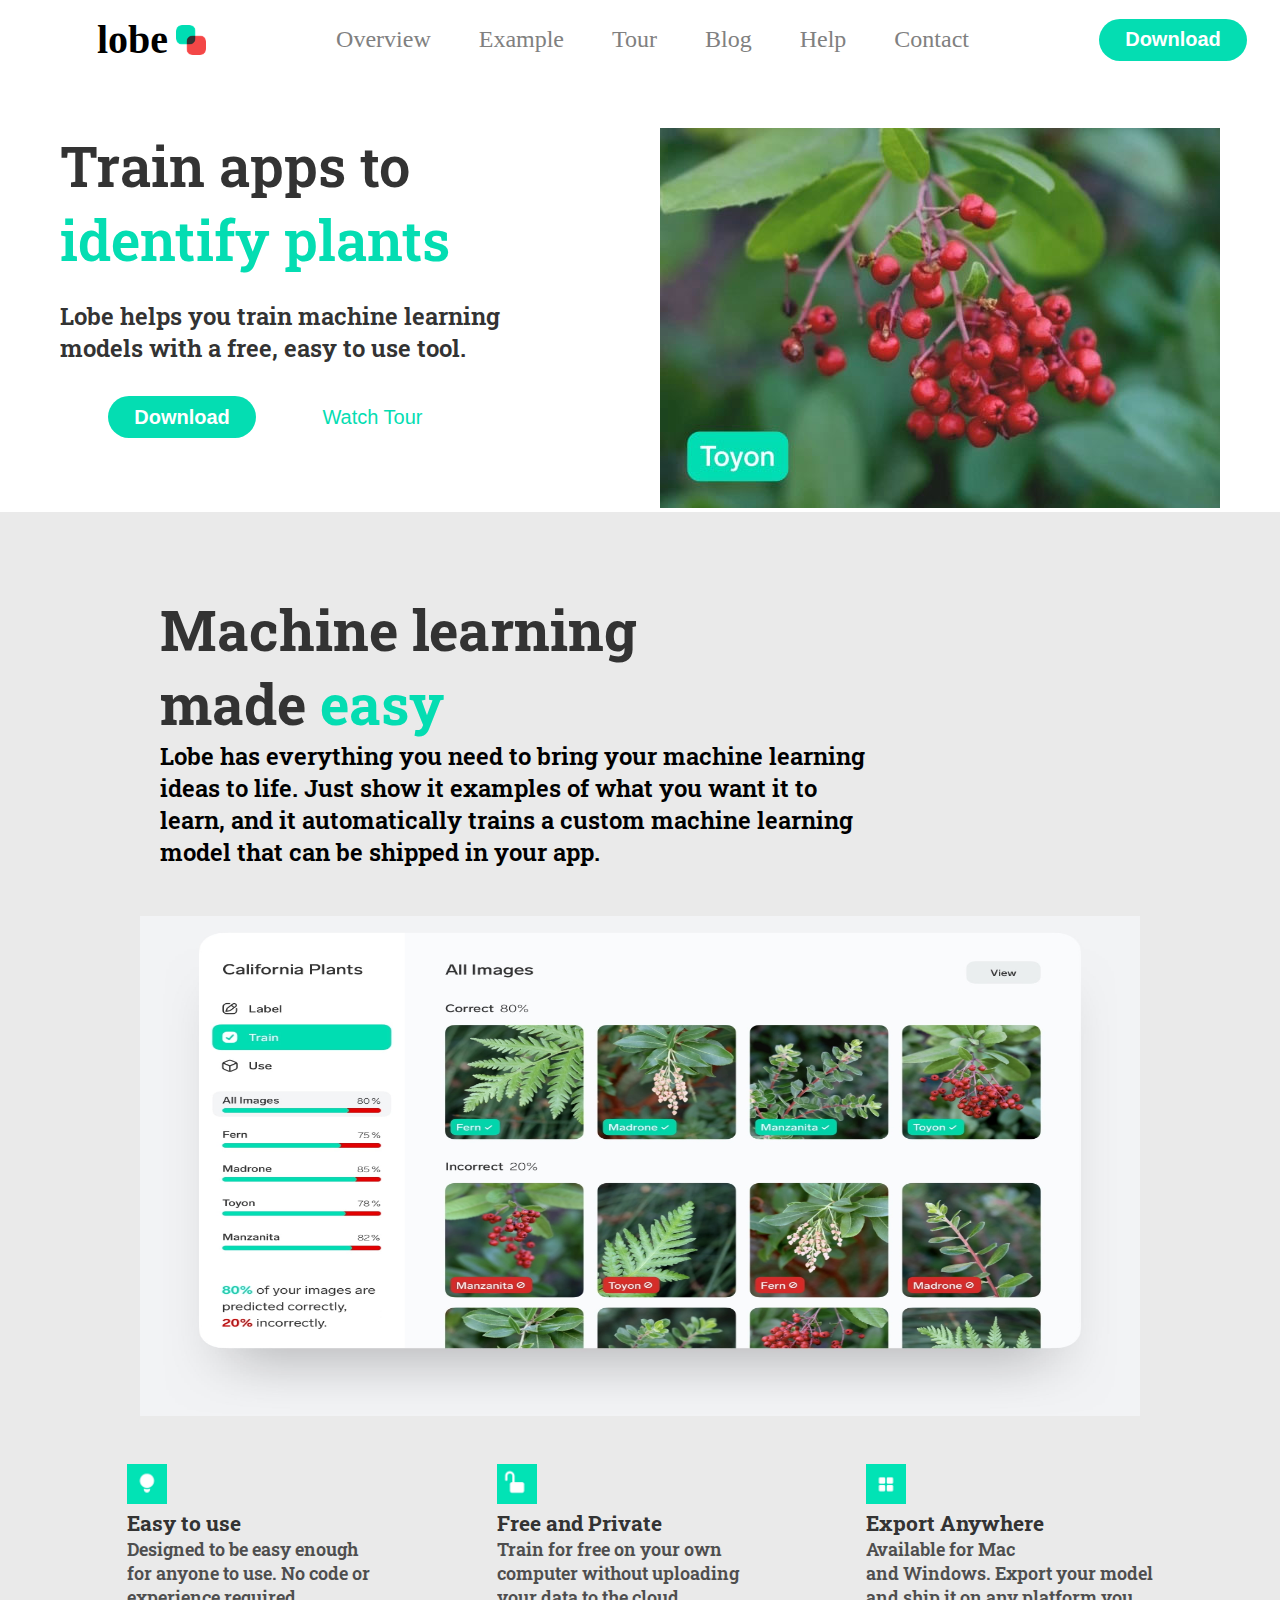
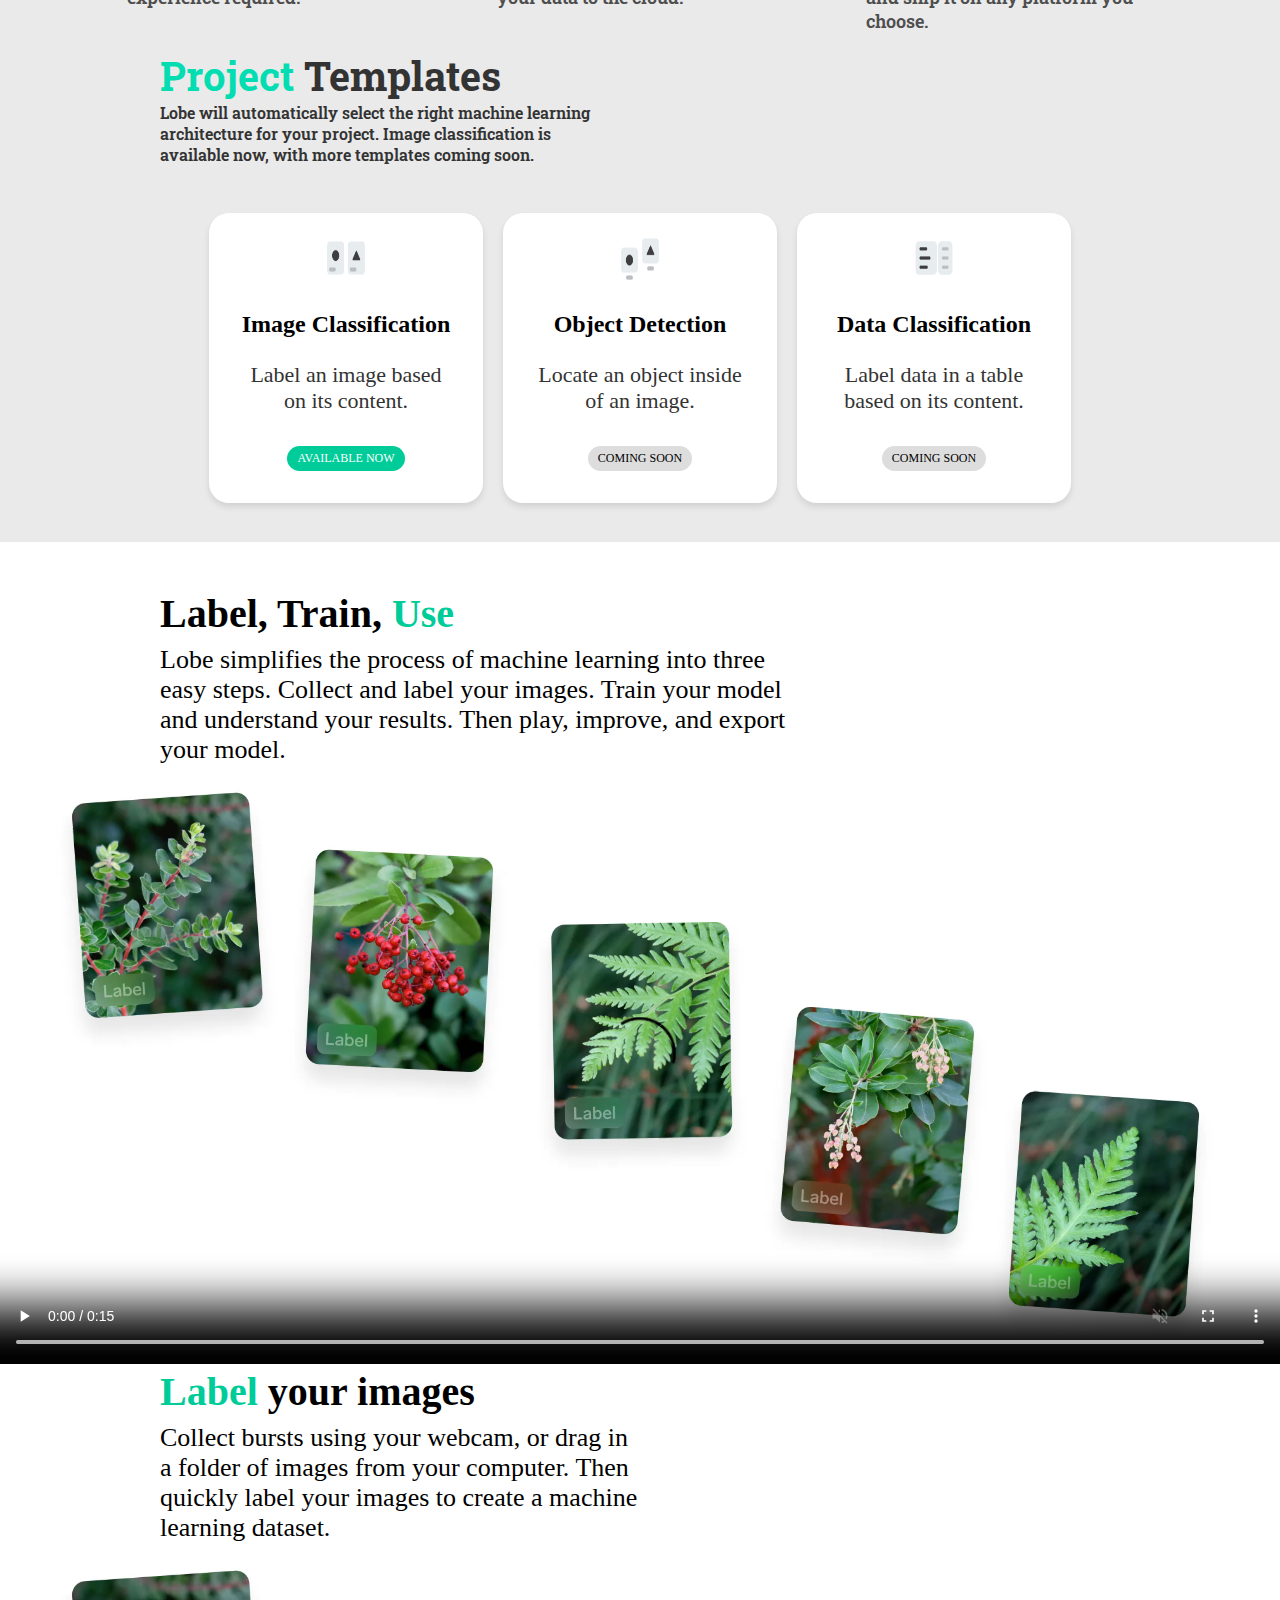
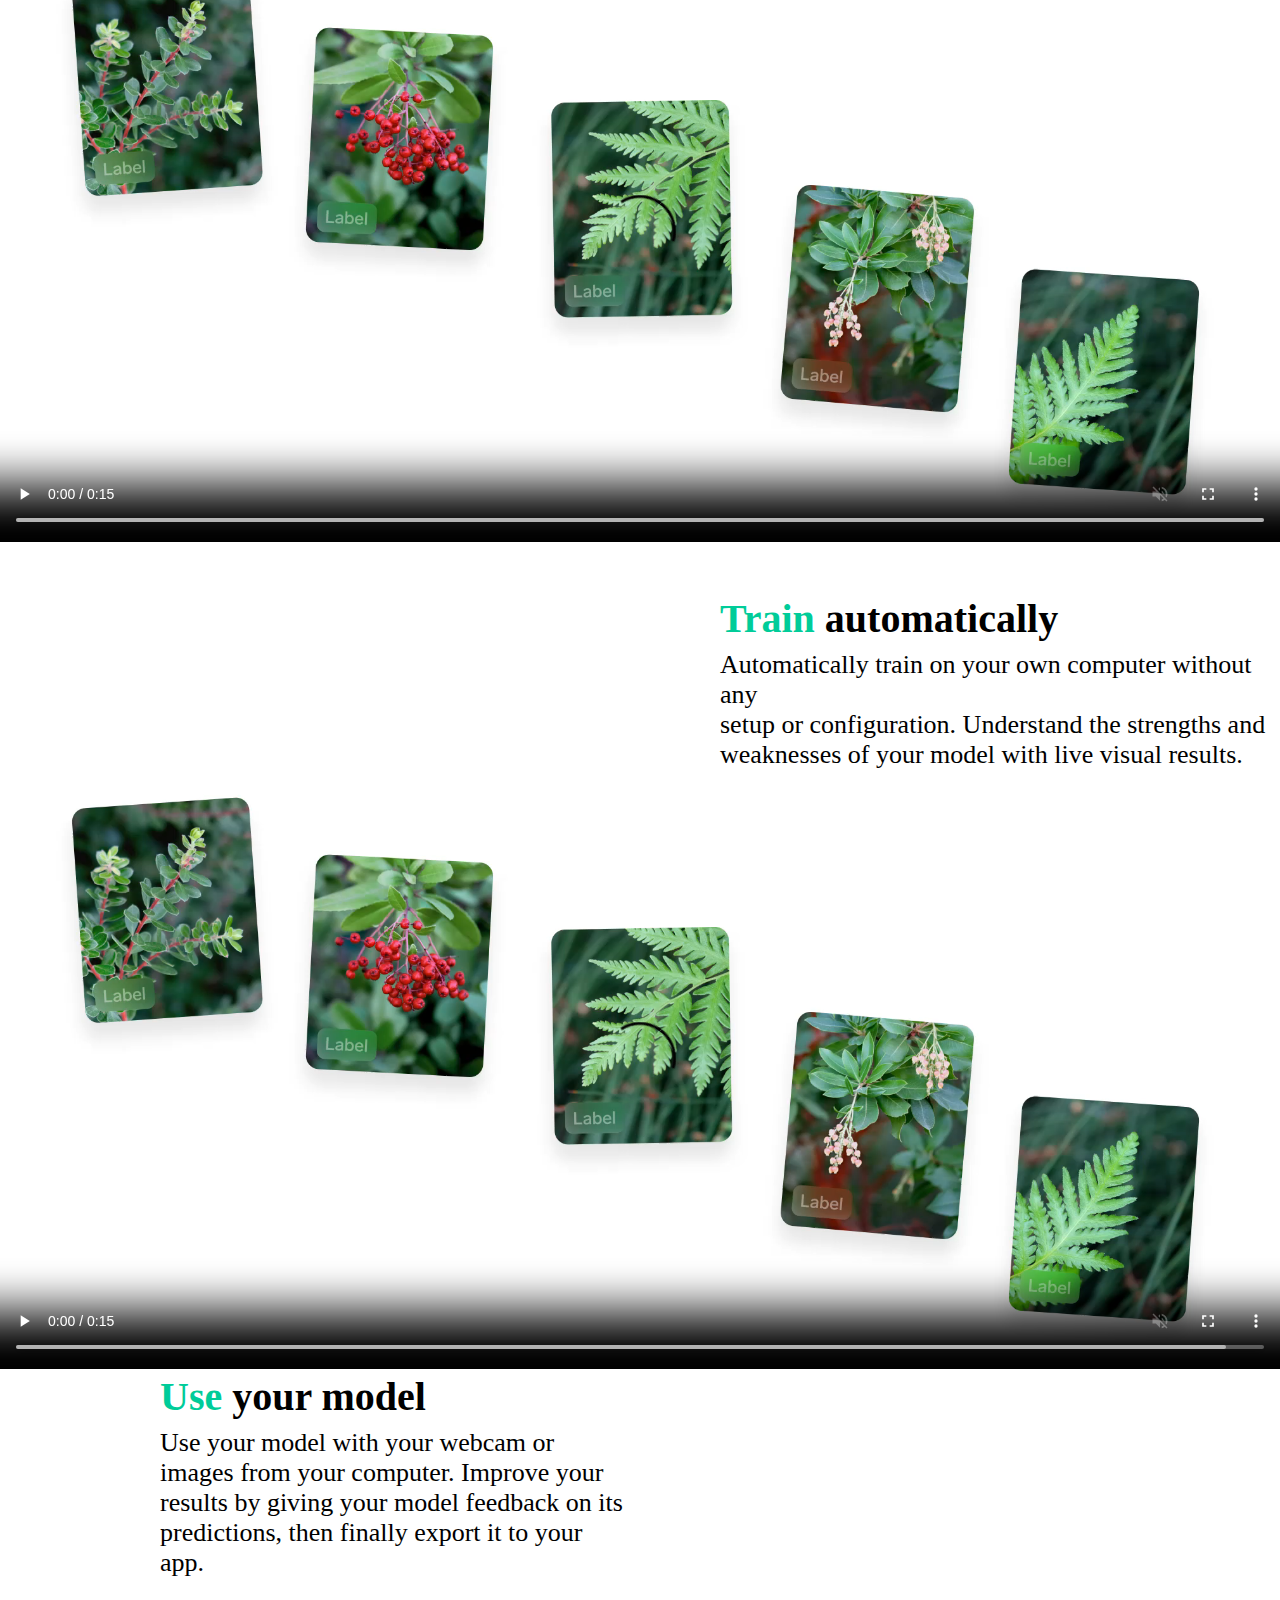
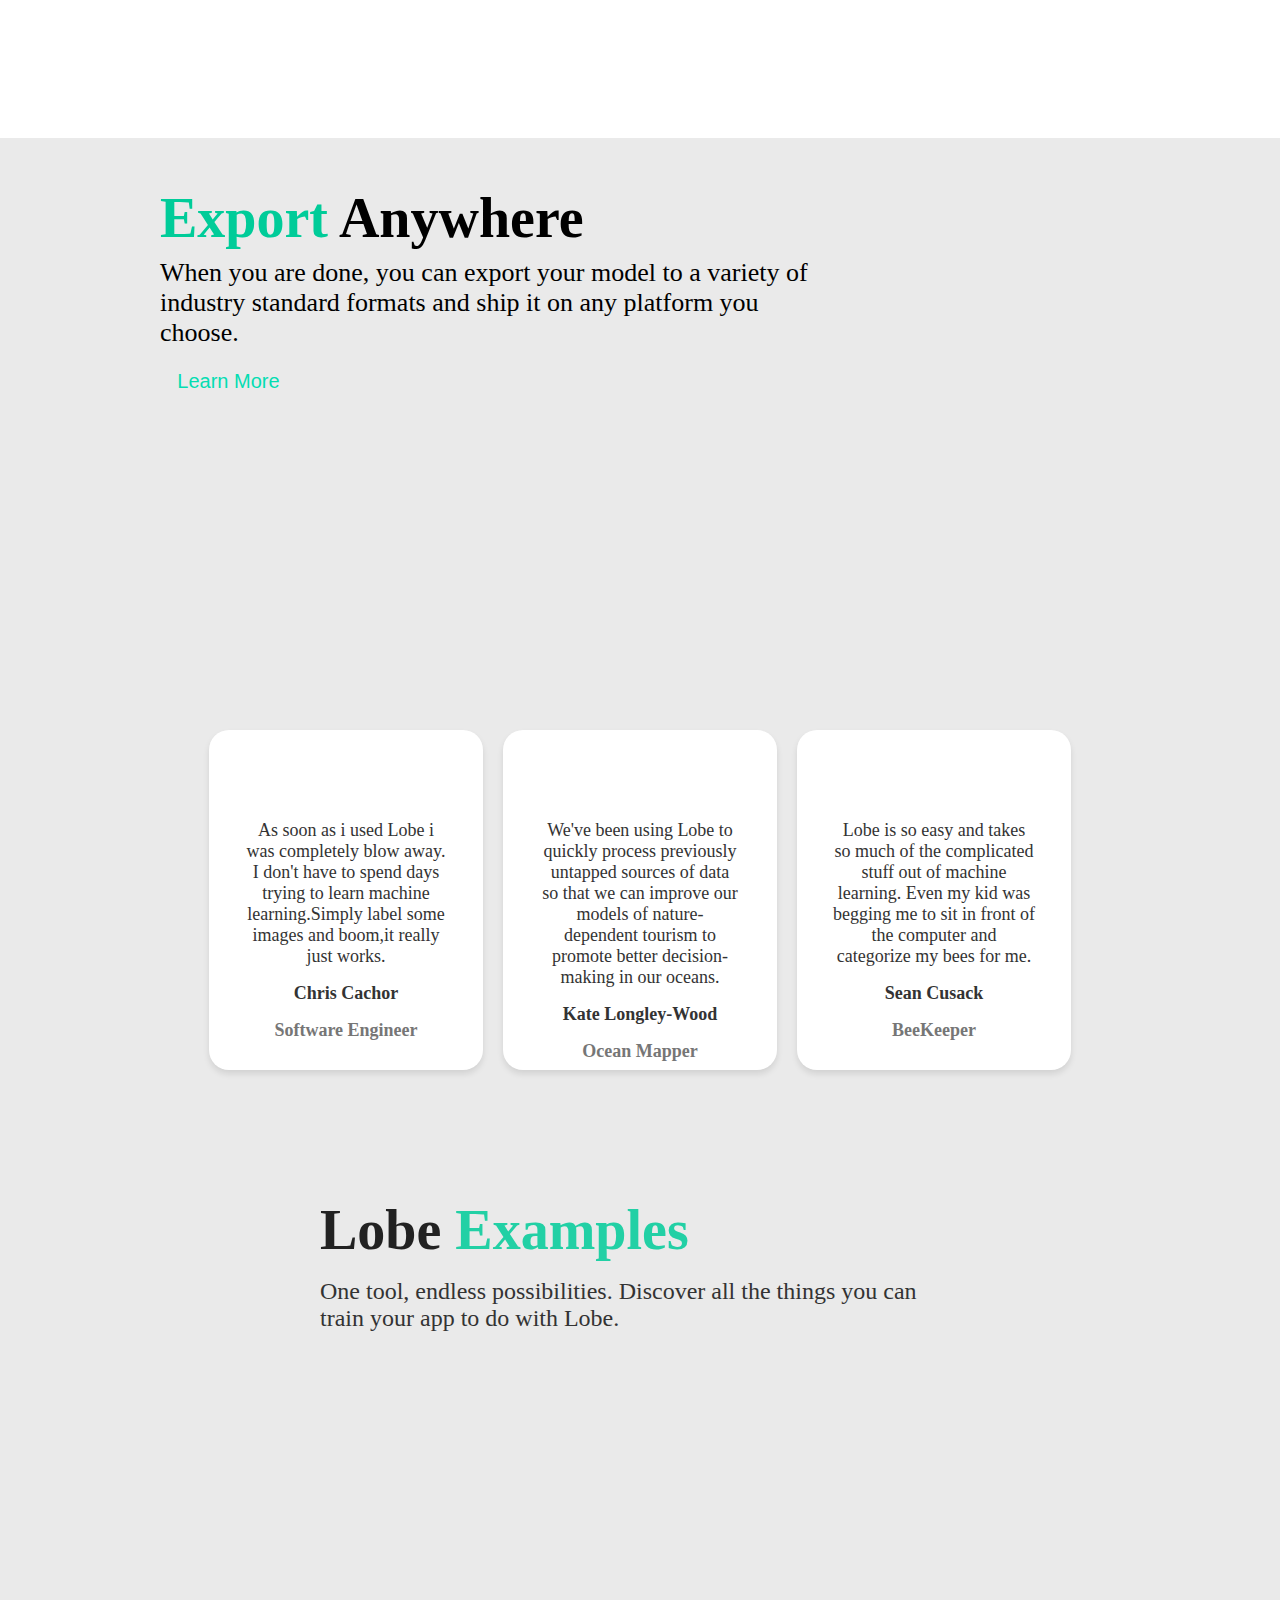
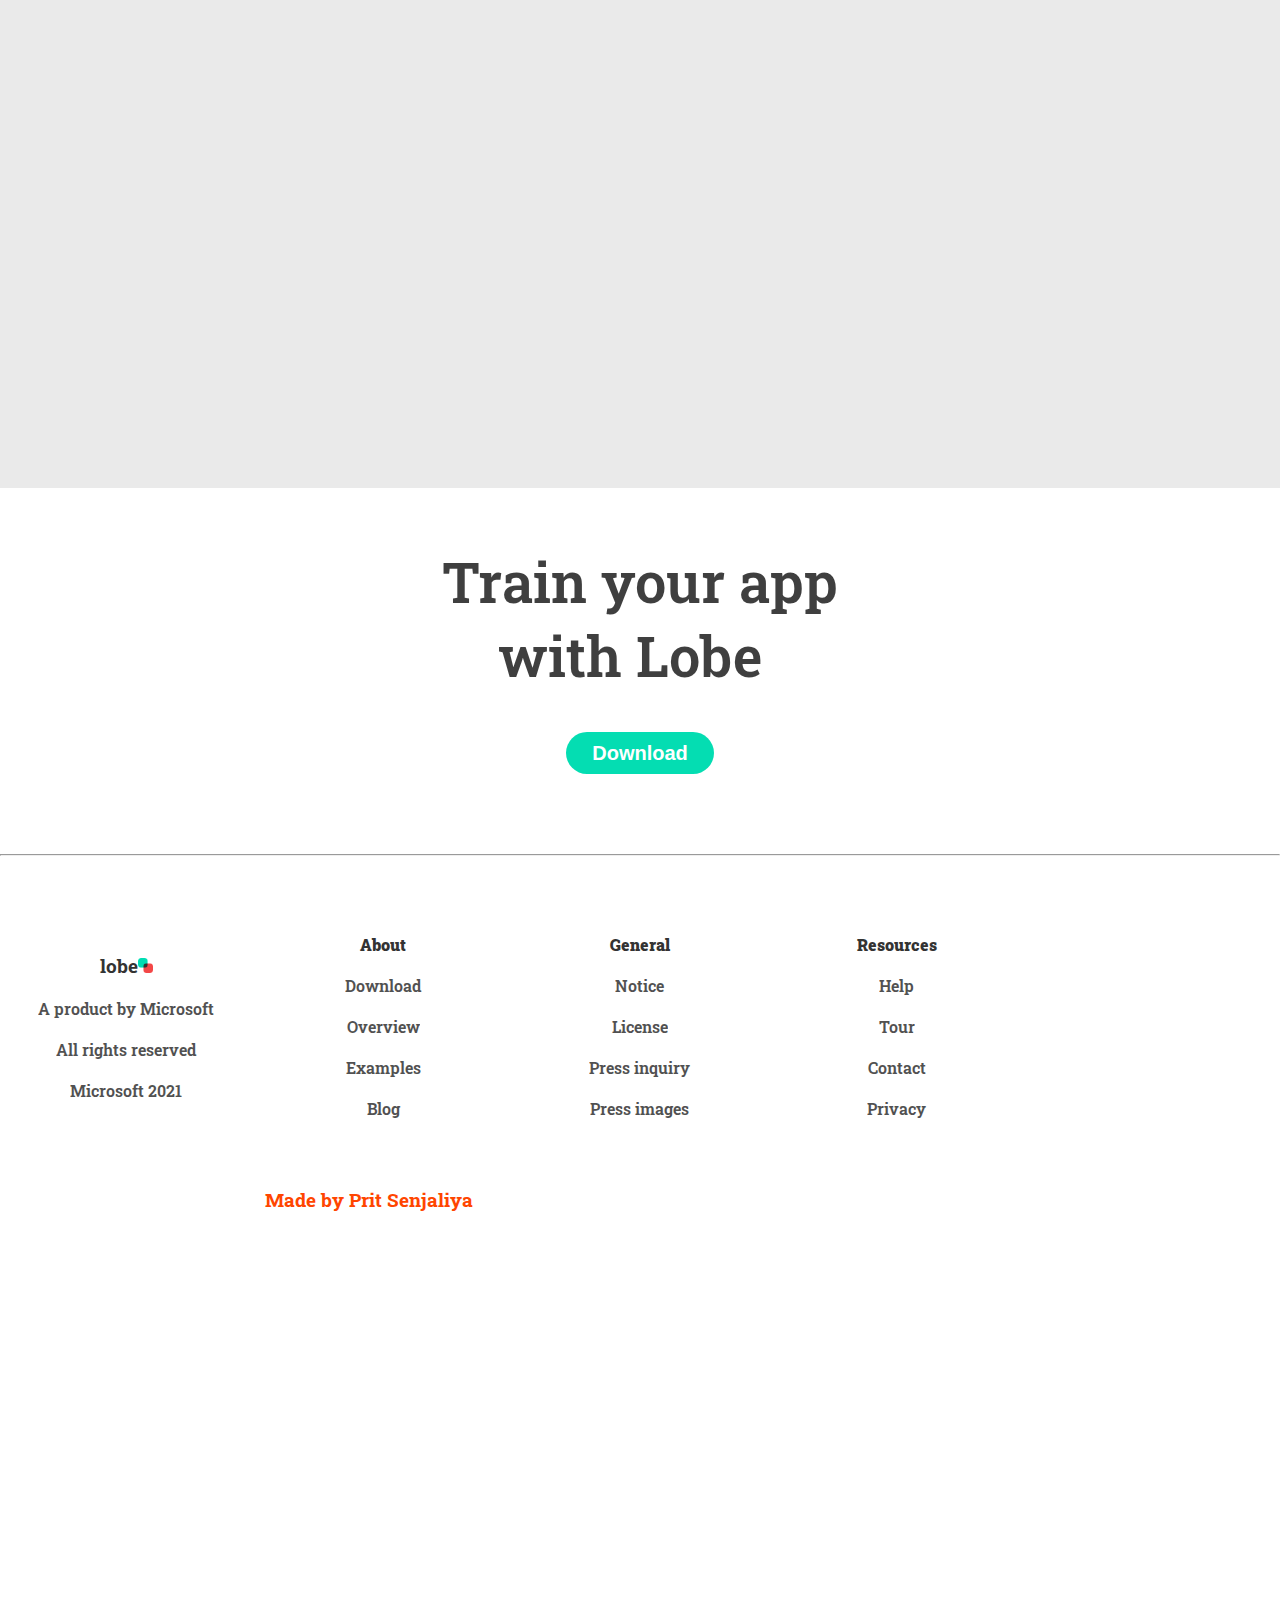
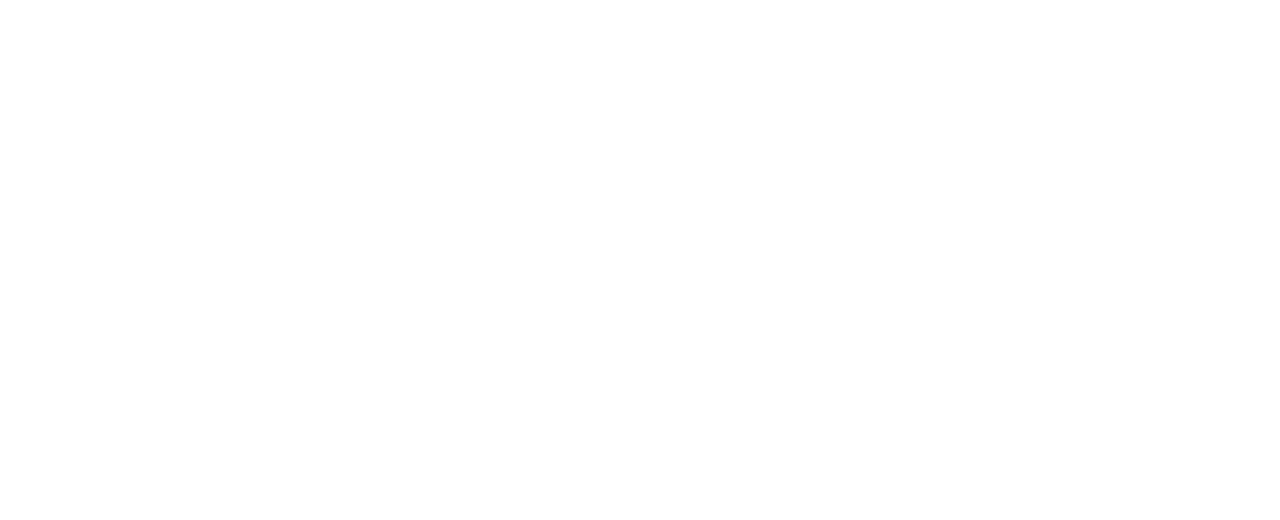
<file: index.html>
<!DOCTYPE html>
<html lang="en">
<head>
    <meta charset="UTF-8">
    <meta name="viewport" content="width=device-width, initial-scale=1.0">
    <meta name="author" content="Prit Senjaliya">
    <title>miniproject1</title>
    <link rel="stylesheet" href="style.css">
    <link rel="stylesheet" href="https://cdnjs.cloudflare.com/ajax/libs/font-awesome/6.5.2/css/all.min.css" integrity="sha512-SnH5WK+bZxgPHs44uWIX+LLJAJ9/2PkPKZ5QiAj6Ta86w+fsb2TkcmfRyVX3pBnMFcV7oQPJkl9QevSCWr3W6A==" crossorigin="anonymous" referrerpolicy="no-referrer" />
    <link rel="icon" href="images/favicon.jpg" type="image/x-icon">
</head>
<body>
    <main>
        <div class="navdiv">
            <nav class="navbar">
                <h1>lobe<img src="images/favicon.jpg" alt="lobe" height="30px" width="30px" loading="lazy"></h1>
                <ul>
                    <li><a href="index.html">Overview</a></li>
                    <li><a href="example.html">Example</a></li>
                    <li><a href="tour.html">Tour</a></li>
                    <li><a href="blog.html">Blog</a></li>
                    <li><a href="help.html">Help</a></li>
                    <li><a href="contact.html">Contact</a></li>
                </ul>
                <button class="btn"><a href="#">Download</a></button>
        </nav>
        </div>   
        <div class="watchImage">
            <div class="watchTour">
                <h1 class="train roboto-slab">Train apps to </h1>
                <h1 class="plants roboto-slab">identify plants</h1>
                <p class="roboto-slab">Lobe helps you train machine learning <br>models with a free, easy to use tool.</p>
                <div class="watchButton">
                    <button class="btn"><a href="#">Download</a></button>
                    <button class="btn2">Watch Tour &nbsp;<i class="fa-regular fa-circle-play"></i></button>
                </div>
            </div>
            <div class="frontImage">
                <img src="images/Plants.jpg" alt="plants" loading="lazy">
            </div>
        </div>
        <div class="learning">
            <div class="writeLearn roboto-slab">
                <h1>Machine learning</h1>
                <h1>made <span>easy</span></h1>
                <p>Lobe has everything you need to bring your machine learning<br> 
                    ideas to life. Just show it examples of what you want it to<br> 
                    learn, and it automatically trains a custom machine learning<br> 
                    model that can be shipped in your app.</p>
            </div>
            <div class="screenshot">
                <img src="images/screenshot@2x.jpg" alt="images" width="1000" height="500" loading="lazy">
            </div>
            <div class="info information roboto-slab">
                <div class="easy">
                    <img src="images/Easy.jpg" alt="easy" loading="lazy" width="40" height="40">
                    <h3>Easy to use</h3>
                    <p>Designed to be easy enough<br> 
                        for anyone to use. No code or<br> 
                        experience required.</p>
                </div>
                <div class="private">
                    <img src="images/Private.jpg" alt="private" loading="lazy" width="40" height="40">
                    <h3>Free and Private</h3>
                    <p>Train for free on your own<br> 
                        computer without uploading <br>
                        your data to the cloud.</p>
                </div>
                <div class="anywhere">
                    <img src="images/Anywhere.jpg" alt="anywhere" loading="lazy" width="40" height="40">
                    <h3>Export Anywhere</h3>
                    <p>Available for Mac <br>
                        and Windows. Export your model<br> 
                        and ship it on any platform you<br> 
                        choose.</p>
                </div>
            </div>
            <div class="templates roboto-slab">
                <h1>Project <span>Templates</span></h1>
                <p>Lobe will automatically select the right machine learning <br>
                    architecture for your project. Image classification is <br>
                    available now, with more templates coming soon.</p>
            </div>
            <div class="container">
                <div class="card">
                    <img src="images/Classification.jpg" alt="Image Classification" loading="lazy">
                    <h3>Image Classification</h3>
                    <p>Label an image based<br> on its content.</p>
                    <span class="available">AVAILABLE NOW</span>
                </div>
                <div class="card">
                    <img src="images/Detection.jpg" alt="Object Detection" loading="lazy">
                    <h3>Object Detection</h3>
                    <p>Locate an object inside<br> of an image.</p>
                    <span class="coming-soon">COMING SOON</span>
                </div>
                <div class="card">
                    <img src="images/Tabular.jpg" alt="Data Classification" loading="lazy">
                    <h3>Data Classification</h3>
                    <p>Label data in a table<br> based on its content.</p>
                    <span class="coming-soon">COMING SOON</span>
                </div>
            </div>
        </div>
        <div class="use">
            <h1>Label, Train, <span>Use</span></h1>
            <p>Lobe simplifies the process of machine learning into three <br>
                easy steps. Collect and label your images. Train your model <br>
                and understand your results. Then play, improve, and export <br>
                your model.</p>
        </div>
        <div class="plantVideo">
            <video width="320" height="240" controls autoplay muted loop>
                <source src="video/Label.mp4" type="video/mp4">
            </video>
        </div>        
        <div class="labelImg">
            <h1><span>Label</span> your images</h1>
            <p>Collect bursts using your webcam, or drag in <br>
                a folder of images from your computer. Then <br>
                quickly label your images to create a machine <br>
                 learning dataset.</p>
        </div>
        <div class="plantVideo">
            <video width="320" height="240" controls autoplay muted loop>
                <source src="video/Label.mp4" type="video/mp4">
            </video>
        </div>        
        <div class="trainAuto">
            <h1><span>Train</span> automatically</h1>
            <p>Automatically train on your own computer without any <br> 
                setup or configuration. Understand the strengths and <br>
                weaknesses of your model with live visual results.</p>
        </div>
        <div class="plantVideo">
            <video width="320" height="240" controls autoplay muted loop>
                <source src="video/Label.mp4" type="video/mp4">
            </video>
        </div>
        <div class="useModel">
            <h1><span>Use</span> your model</h1>
            <p>Use your model with your webcam or <br>
                 images from your computer. Improve your <br>
                  results by giving your model feedback on its <br>
                   predictions, then finally export it to your <br>
                    app.</p>
        </div>  
        <div class="export">
            <div class="exportAnywhere">
                <h1><span>Export</span> Anywhere</h1>
                <p>When you are done, you can export your model to a variety of <br>
                     industry standard formats and ship it on any platform you <br>
                      choose.</p>
                <button class="btn2">Learn More&nbsp;&nbsp;<i class="fa-solid fa-chevron-right"></i></button>
            </div>
            <div class="icons-container">
                <img src="images/aws.png" alt="AWS" class="icon aws" loading="lazy">
                <img src="images/TensorFlow.png" alt="TensorFlow" class="icon Tensorflow" loading="lazy">
                <img src="images/Azure.png" alt="Azure" class="icon azure" loading="lazy">
                <img src="images/Apple.png" alt="Apple" class="icon apple" loading="lazy">
                <img src="images/google.png" alt="Google" class="icon google" loading="lazy">
                <img src="images/Arduino.png" alt="Arduino" class="icon arduino" loading="lazy">
                <img src="images/Unity.png" alt="Unity" class="icon unity" loading="lazy">
                <img src="images/Machine Learning.png" alt="Machine Learning" class="icon ml" loading="lazy">
            </div>
            <div class="review">
                <div class="card1 chris">
                    <img src="images/avatar1@2x.jpg" alt="chris" loading="lazy">
                    <p>As soon as i used Lobe i<br>was completely blow away.<br>
                    I don't have to spend days<br>trying to learn machine<br>
                    learning.Simply label some <br>images and boom,it really<br>
                    just works.</p>
                    <h2>Chris Cachor</h2>
                    <h3>Software Engineer</h3>
                </div>
                <div class="card1 kate">
                    <img src="images/avatar2@2x.jpg" alt="kate" loading="lazy">
                    <p>We've been using Lobe to<br> quickly process previously<br>
                         untapped sources of data<br> so that we can improve our<br>
                          models of nature- <br>dependent tourism to <br>promote better decision- <br>
                          making in our oceans.</p>
                    <h2>Kate Longley-Wood</h2>
                    <h3>Ocean Mapper</h3>
                </div>
                <div class="card1 sean">
                    <img src="images/avatar3@2x.jpg" alt="sean" loading="lazy">
                    <p>Lobe is so easy and takes<br> so much of the complicated <br>
                        stuff out of machine<br> learning. Even my kid was <br>begging me to sit in front of<br>
                         the computer and <br>categorize my bees for me.</p>
                    <h2>Sean Cusack</h2>
                    <h3>BeeKeeper</h3>
                </div>
            </div>
            <div class="example">
                <h1>Lobe <span>Examples</span></h1>
                <p>One tool, endless possibilities. Discover all the things you can <br>
                    train your app to do with Lobe.</p>
            </div>
            <div id="slidShow1" class="slideShow">
                <div class="slide-wrapper">
                    <div class="slide">
                        <img src="images/Hand Count.jpg" alt="Hand Count" loading="lazy" width="420" height="285">
                    </div>
                    <div class="slide">
                        <img src="images/Feel the Burn.jpg" alt="Feel the Burn" loading="lazy" width="420" height="285">
                    </div>
                    <div class="slide">
                        <img src="images/Laughing.jpg" alt="Laughing" loading="lazy" width="420" height="285">
                    </div>
                    <div class="slide">
                        <img src="images/Painting with Mike.jpg" alt="Painting with Mike" loading="lazy" width="420" height="285">
                    </div>
                    <div class="slide">
                        <img src="images/Mask Up.jpg" alt="Mask Up" loading="lazy" width="420" height="285">
                    </div>
                </div>
            </div>
            <div id="slidShow1" class="slideShow">
                <div class="slide-wrapper">
                    <div class="slide">
                        <img src="images/Whales.jpg" alt="Whales" loading="lazy" width="420" height="285">
                    </div>
                    <div class="slide">
                        <img src="images/Bees.jpg" alt="Bees" loading="lazy" width="420" height="285">
                    </div>
                    <div class="slide">
                        <img src="images/Sleeping.jpg" alt="Sleeping" loading="lazy" width="420" height="285">
                    </div>
                    <div class="slide">
                        <img src="images/Checkout.jpg" alt="CheckOut" loading="lazy" width="420" height="285">
                    </div>
                    <div class="slide">
                        <img src="images/Wildfire.jpg" alt="Wild fire" loading="lazy" width="420" height="285">
                    </div>
                </div>
            </div>
        </div>    
        <div class="para1 roboto-slab">
            <p>Train your app <br>&nbsp;&nbsp;&nbsp;&nbsp;with Lobe</p>
        </div>
        <div class="btn-align">
            <button><a href="#">Download</a></button>
        </div>
        <hr>
        <footer>
            <div class="footer f1 roboto-slab">
                <ol>
                    <li> <h3>lobe<img src="images/favicon.jpg" alt="lobe" height="15px" width="15px"></h3></li>
                    <li class="low">A product by Microsoft</li>
                    <li class="low">All rights reserved</li>
                    <li class="low"><i class="fa-regular fa-copyright"></i>Microsoft 2021</li>
                    
                </ol>
            </div>
            <div class="footer f2 roboto-slab">
                <ol>
                    <li><b>About</b></li>
                    <li class="low">Download</li>
                    <li class="low">Overview</li>
                    <li class="low">Examples</li>
                    <li class="low">Blog</li>
                </ol>
            </div>
            <div class="footer f3 roboto-slab">
                <ol>
                    <li><b>General</b></li>
                    <li class="low">Notice</li>
                    <li class="low">License</li>
                    <li class="low">Press inquiry</li>
                    <li class="low">Press images</li>
                </ol>
            </div>
            <div class="footer f4 roboto-slab">
                <ol>
                    <li><b>Resources</b></li>
                    <li class="low">Help</li>
                    <li class="low">Tour</li>
                    <li class="low">Contact</li>
                    <li class="low">Privacy</li>
                </ol>
            </div>
            <div class="footer f5">
                <ol class="symbol">
                    <li><i class="fa-brands fa-facebook-messenger"></i></li>
                    <li><i class="fa-brands fa-twitter"></i></li>
                    <li><i class="fa-brands fa-youtube"></i></li>
                </ol>
            </div>
            <div class="author roboto-slab">
                <h3>Made by Prit Senjaliya</h3>
            </div>
        </footer>
</body>
</html>
</file>
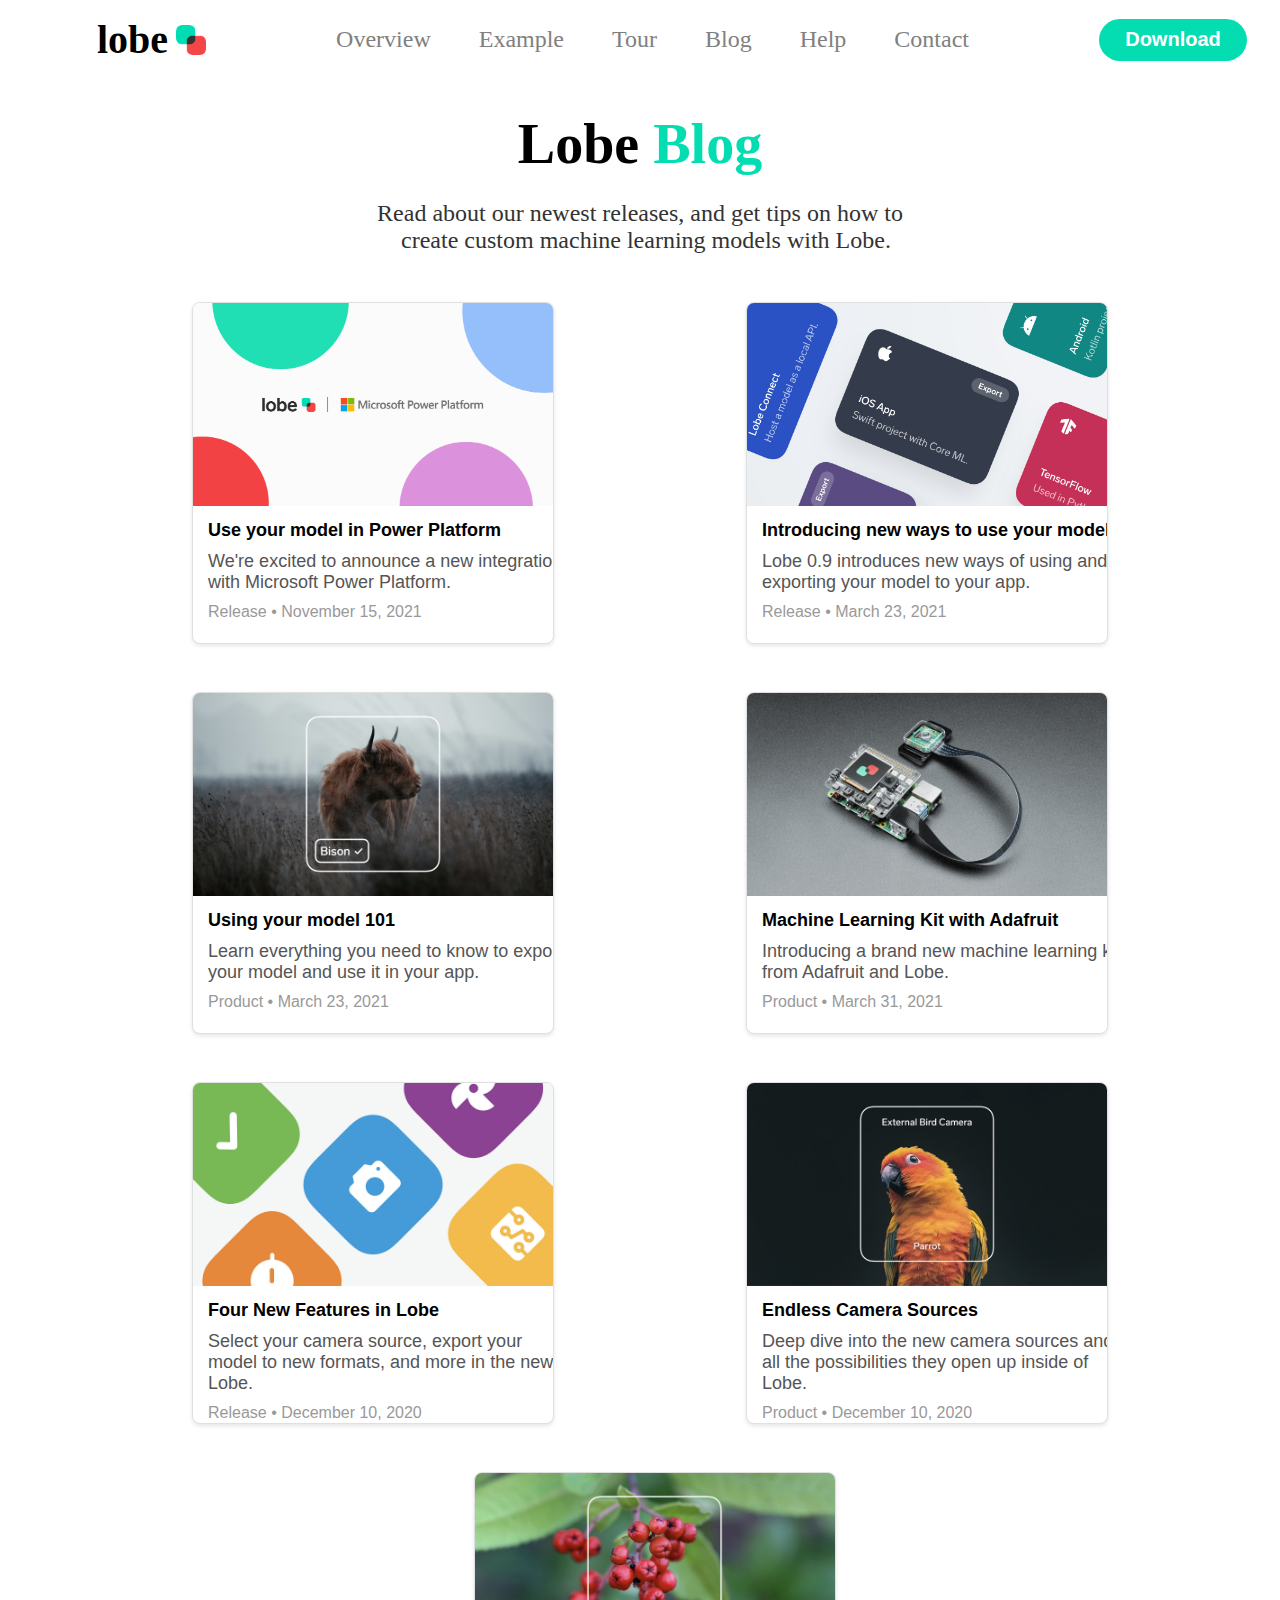
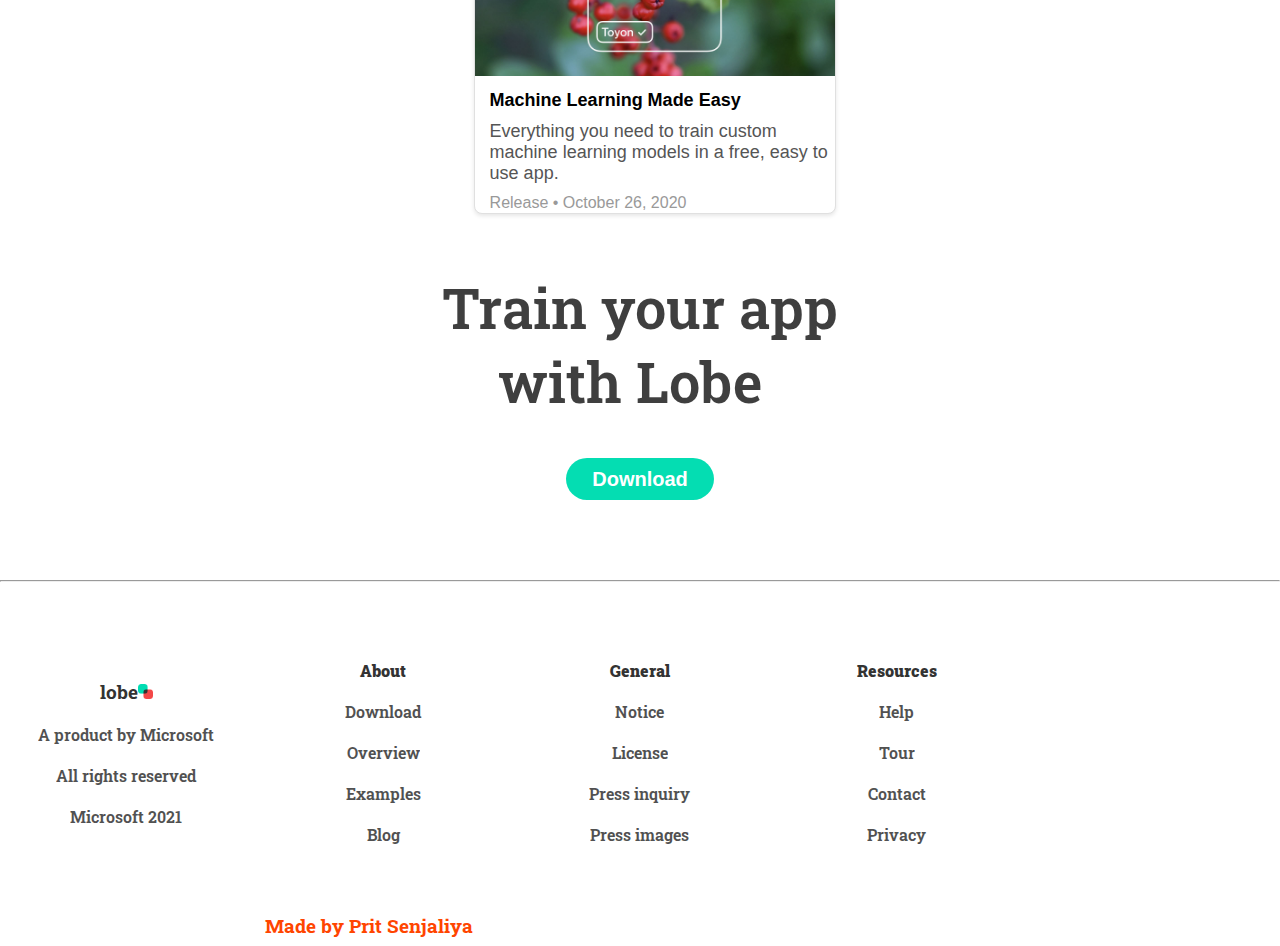
<file: blog.html>
<!DOCTYPE html>
<html lang="en">
<head>
    <meta charset="UTF-8">
    <meta name="viewport" content="width=device-width, initial-scale=1.0">
    <meta name="author" content="Prit Senjaliya">
    <title>miniproject1</title>
    <link rel="stylesheet" href="style1.css">
    <link rel="stylesheet" href="https://cdnjs.cloudflare.com/ajax/libs/font-awesome/6.5.2/css/all.min.css" integrity="sha512-SnH5WK+bZxgPHs44uWIX+LLJAJ9/2PkPKZ5QiAj6Ta86w+fsb2TkcmfRyVX3pBnMFcV7oQPJkl9QevSCWr3W6A==" crossorigin="anonymous" referrerpolicy="no-referrer" />
    <link rel="icon" href="images/favicon.jpg" type="image/x-icon">
</head>
<body>
    <div class="navdiv">
        <nav class="navbar">
            <h1>lobe<img src="images/favicon.jpg" alt="lobe" height="30px" width="30px" loading="lazy"></h1>
            <ul>
                <li><a href="index.html">Overview</a></li>
                <li><a href="example.html">Example</a></li>
                <li><a href="tour.html">Tour</a></li>
                <li><a href="blog.html">Blog</a></li>
                <li><a href="help.html">Help</a></li>
                <li><a href="contact.html">Contact</a></li>
            </ul>
            <button class="btn"><a href="#">Download</a></button>
    </nav>
    </div>   
    <div class="blog">
        <h1>Lobe <span>Blog</span></h1>
        <p>Read about our newest releases, and get tips on how to <br>
            &nbsp;&nbsp;&nbsp;&nbsp;create custom machine learning models with Lobe.</p>
    </div>
    <div class="alignCard">
        <div class="card">
            <img src="images/lobe-and-power-platform.png" alt="lobe-and-power-platform">
            <div class="card-content">
                <h2>Use your model in Power Platform</h2>
                <p>We're excited to announce a new integration with Microsoft Power Platform.</p>
                <div class="release-date">Release • November 15, 2021</div>
            </div>
        </div>
        <div class="card">
            <img src="images/March Release Cards 4.jpg" alt="March Release Cards 4">
            <div class="card-content">
                <h2>Introducing new ways to use your model</h2>
                <p>Lobe 0.9 introduces new ways of using and exporting your model to your app.</p>
                <div class="release-date">Release • March 23, 2021</div>
            </div>
        </div>
    </div>
    <div class="alignCard">
        <div class="card">
            <img src="images/March Release Bison.jpg" alt="March Release Bison">
            <div class="card-content">
                <h2>Using your model 101</h2>
                <p>Learn everything you need to know to export your model and use it in your app.</p>
                <div class="release-date">Product • March 23, 2021</div>
            </div>
        </div>
        <div class="card">
            <img src="images/Adafruit Lobe Hero.jpg" alt="Adafruit Lobe Hero">
            <div class="card-content">
                <h2>Machine Learning Kit with Adafruit</h2>
                <p>Introducing a brand new machine learning kit from Adafruit and Lobe.</p>
                <div class="release-date">Product • March 31, 2021</div>
            </div>
        </div>
    </div>
    <div class="alignCard">
        <div class="card">
            <img src="images/Release 2.jpg" alt="Release 2">
            <div class="card-content">
                <h2>Four New Features in Lobe</h2>
                <p>Select your camera source, export your model to new formats, and more in the new Lobe.</p>
                <div class="release-date">Release • December 10, 2020</div>
            </div>
        </div>
        <div class="card">
            <img src="images/4.jpg" alt="4">
            <div class="card-content">
                <h2>Endless Camera Sources</h2>
                <p>Deep dive into the new camera sources and all the possibilities they open up inside of Lobe.</p>
                <div class="release-date">Product • December 10, 2020</div>
            </div>
        </div>
    </div>
    <div class="card cardAlign">
        <img src="images/Plants Overlay.jpg" alt="Plants Overlay">
        <div class="card-content">
            <h2>Machine Learning Made Easy</h2>
            <p>Everything you need to train custom machine learning models in a free, easy to use app.</p>
            <div class="release-date">Release • October 26, 2020</div>
        </div>
    </div>
    <div class="para1 roboto-slab">
        <p>Train your app <br>&nbsp;&nbsp;&nbsp;&nbsp;with Lobe</p>
    </div>
    <div class="btn-align">
        <button><a href="#">Download</a></button>
    </div>
    <hr>
    <footer>
        <div class="footer f1 roboto-slab">
            <ol>
                <li> <h3>lobe<img src="images/favicon.jpg" alt="lobe" height="15px" width="15px"></h3></li>
                <li class="low">A product by Microsoft</li>
                <li class="low">All rights reserved</li>
                <li class="low"><i class="fa-regular fa-copyright"></i>Microsoft 2021</li>
                
            </ol>
        </div>
        <div class="footer f2 roboto-slab">
            <ol>
                <li><b>About</b></li>
                <li class="low">Download</li>
                <li class="low">Overview</li>
                <li class="low">Examples</li>
                <li class="low">Blog</li>
            </ol>
        </div>
        <div class="footer f3 roboto-slab">
            <ol>
                <li><b>General</b></li>
                <li class="low">Notice</li>
                <li class="low">License</li>
                <li class="low">Press inquiry</li>
                <li class="low">Press images</li>
            </ol>
        </div>
        <div class="footer f4 roboto-slab">
            <ol>
                <li><b>Resources</b></li>
                <li class="low">Help</li>
                <li class="low">Tour</li>
                <li class="low">Contact</li>
                <li class="low">Privacy</li>
            </ol>
        </div>
        <div class="footer f5">
            <ol class="symbol">
                <li><i class="fa-brands fa-facebook-messenger"></i></li>
                <li><i class="fa-brands fa-twitter"></i></li>
                <li><i class="fa-brands fa-youtube"></i></li>
            </ol>
        </div>
        <div class="author roboto-slab">
            <h3>Made by Prit Senjaliya</h3>
        </div>
    </footer>
</body>
</html>
</file>
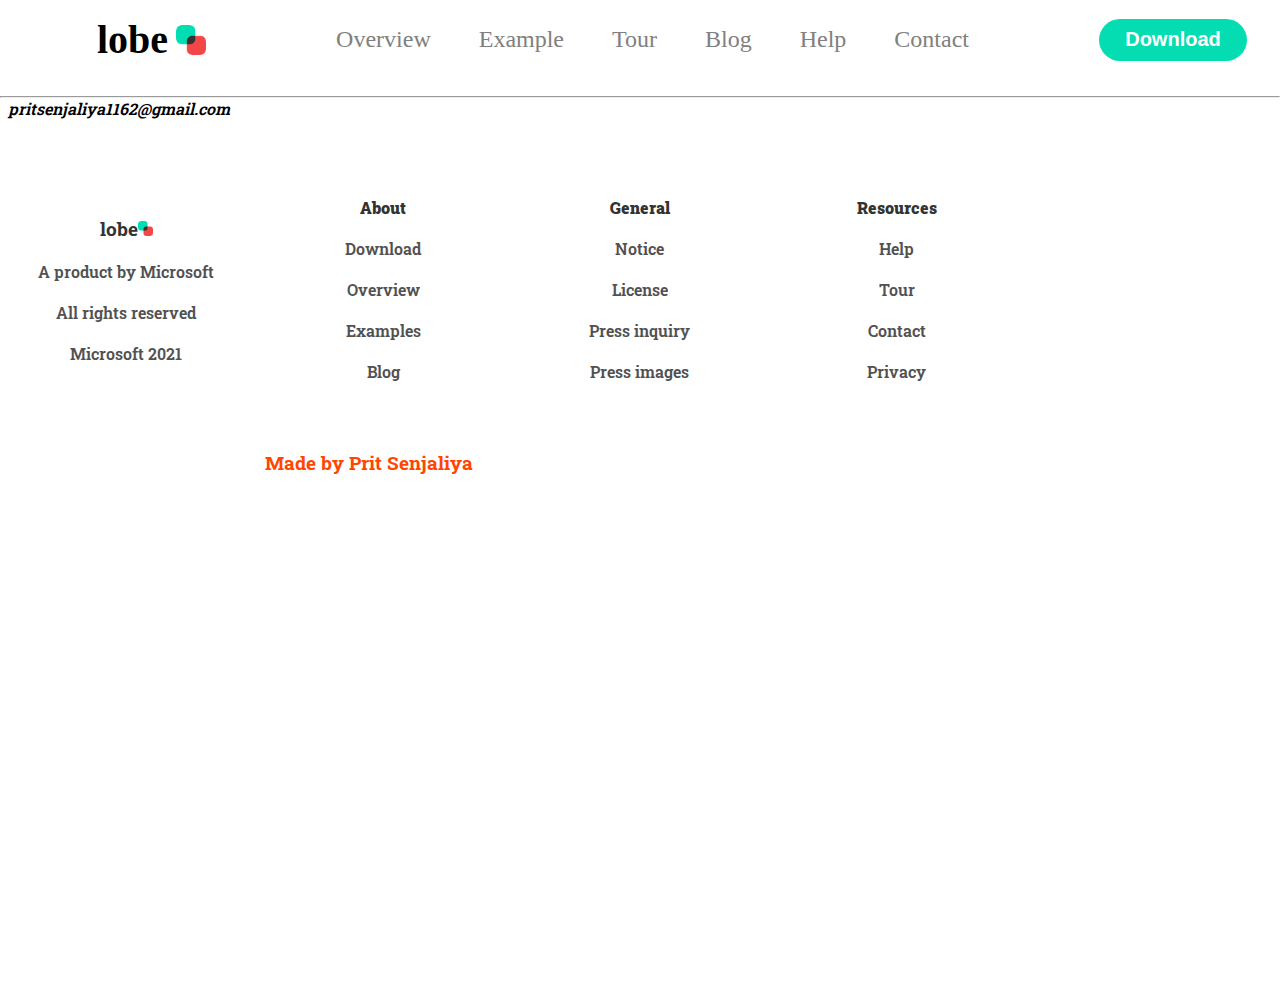
<file: contact.html>
<!DOCTYPE html>
<html lang="en">
<head>
    <meta charset="UTF-8">
    <meta name="viewport" content="width=device-width, initial-scale=1.0">
    <meta name="author" content="Prit Senjaliya">
    <title>miniproject1</title>
    <link rel="stylesheet" href="https://cdnjs.cloudflare.com/ajax/libs/font-awesome/6.5.2/css/all.min.css" integrity="sha512-SnH5WK+bZxgPHs44uWIX+LLJAJ9/2PkPKZ5QiAj6Ta86w+fsb2TkcmfRyVX3pBnMFcV7oQPJkl9QevSCWr3W6A==" crossorigin="anonymous" referrerpolicy="no-referrer" />
    <link rel="icon" href="images/favicon.jpg" type="image/x-icon">
    <link rel="stylesheet" href="style2.css">
</head>
<body>
    <div class="navdiv">
        <nav class="navbar">
            <h1>lobe<img src="images/favicon.jpg" alt="lobe" height="30px" width="30px" loading="lazy"></h1>
            <ul>
                <li><a href="index.html">Overview</a></li>
                <li><a href="example.html">Example</a></li>
                <li><a href="tour.html">Tour</a></li>
                <li><a href="blog.html">Blog</a></li>
                <li><a href="help.html">Help</a></li>
                <li><a href="contact.html">Contact</a></li>
            </ul>
            <button class="btn"><a href="#">Download</a></button>
    </nav>
    </div>   
    <div class="form">
        <script src="https://sheetdb.io/s/f/6gc7u7y9oh8px.js"></script>
    </div>
    <hr>
    <div class="detail roboto-slab">
        <i class="fa-solid fa-envelope">&nbsp;&nbsp;pritsenjaliya1162@gmail.com</i>
    </div>
    <footer>
        <div class="footer f1 roboto-slab">
            <ol>
                <li> <h3>lobe<img src="images/favicon.jpg" alt="lobe" height="15px" width="15px"></h3></li>
                <li class="low">A product by Microsoft</li>
                <li class="low">All rights reserved</li>
                <li class="low"><i class="fa-regular fa-copyright"></i>Microsoft 2021</li>
                
            </ol>
        </div>
        <div class="footer f2 roboto-slab">
            <ol>
                <li><b>About</b></li>
                <li class="low">Download</li>
                <li class="low">Overview</li>
                <li class="low">Examples</li>
                <li class="low">Blog</li>
            </ol>
        </div>
        <div class="footer f3 roboto-slab">
            <ol>
                <li><b>General</b></li>
                <li class="low">Notice</li>
                <li class="low">License</li>
                <li class="low">Press inquiry</li>
                <li class="low">Press images</li>
            </ol>
        </div>
        <div class="footer f4 roboto-slab">
            <ol>
                <li><b>Resources</b></li>
                <li class="low">Help</li>
                <li class="low">Tour</li>
                <li class="low">Contact</li>
                <li class="low">Privacy</li>
            </ol>
        </div>
        <div class="footer f5">
            <ol class="symbol">
                <li><i class="fa-brands fa-facebook-messenger"></i></li>
                <li><i class="fa-brands fa-twitter"></i></li>
                <li><i class="fa-brands fa-youtube"></i></li>
            </ol>
        </div>
        <div class="author roboto-slab">
            <h3>Made by Prit Senjaliya</h3>
        </div>
    </footer>
</body>
</html>
</file>
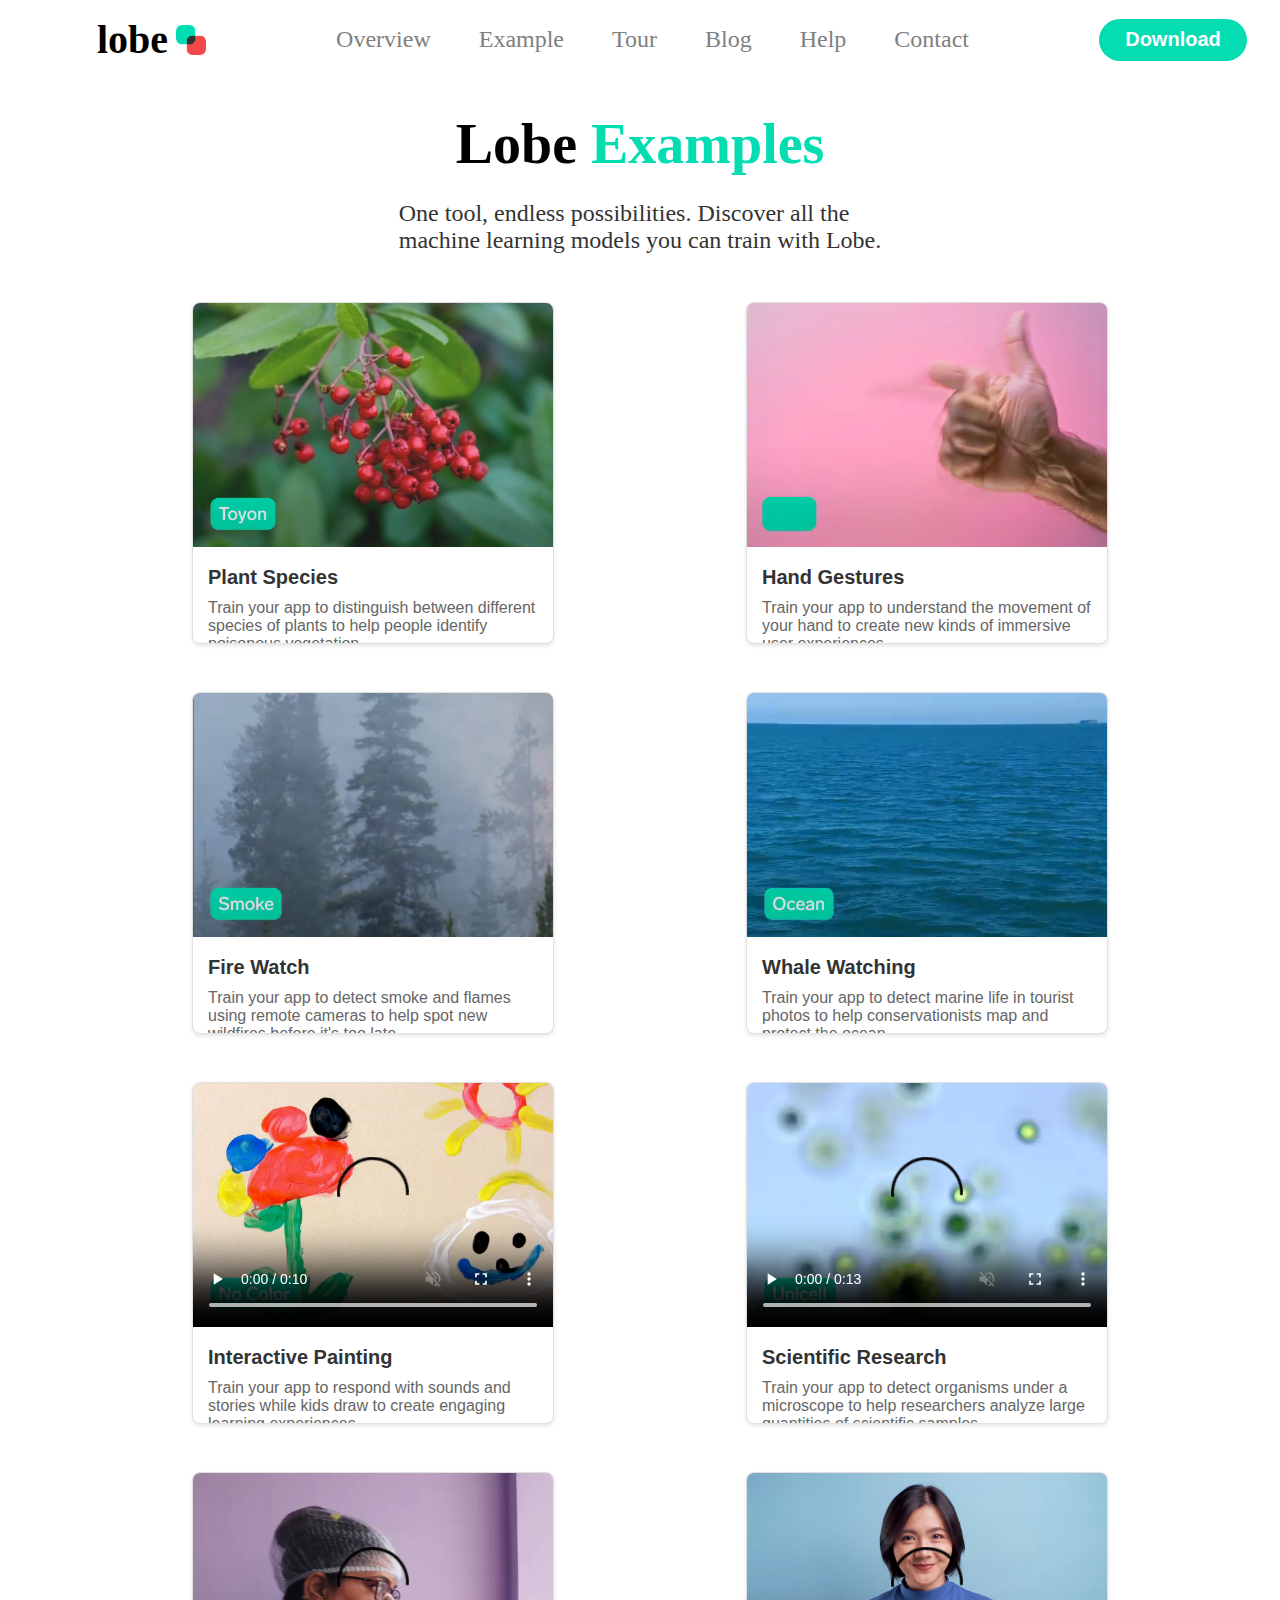
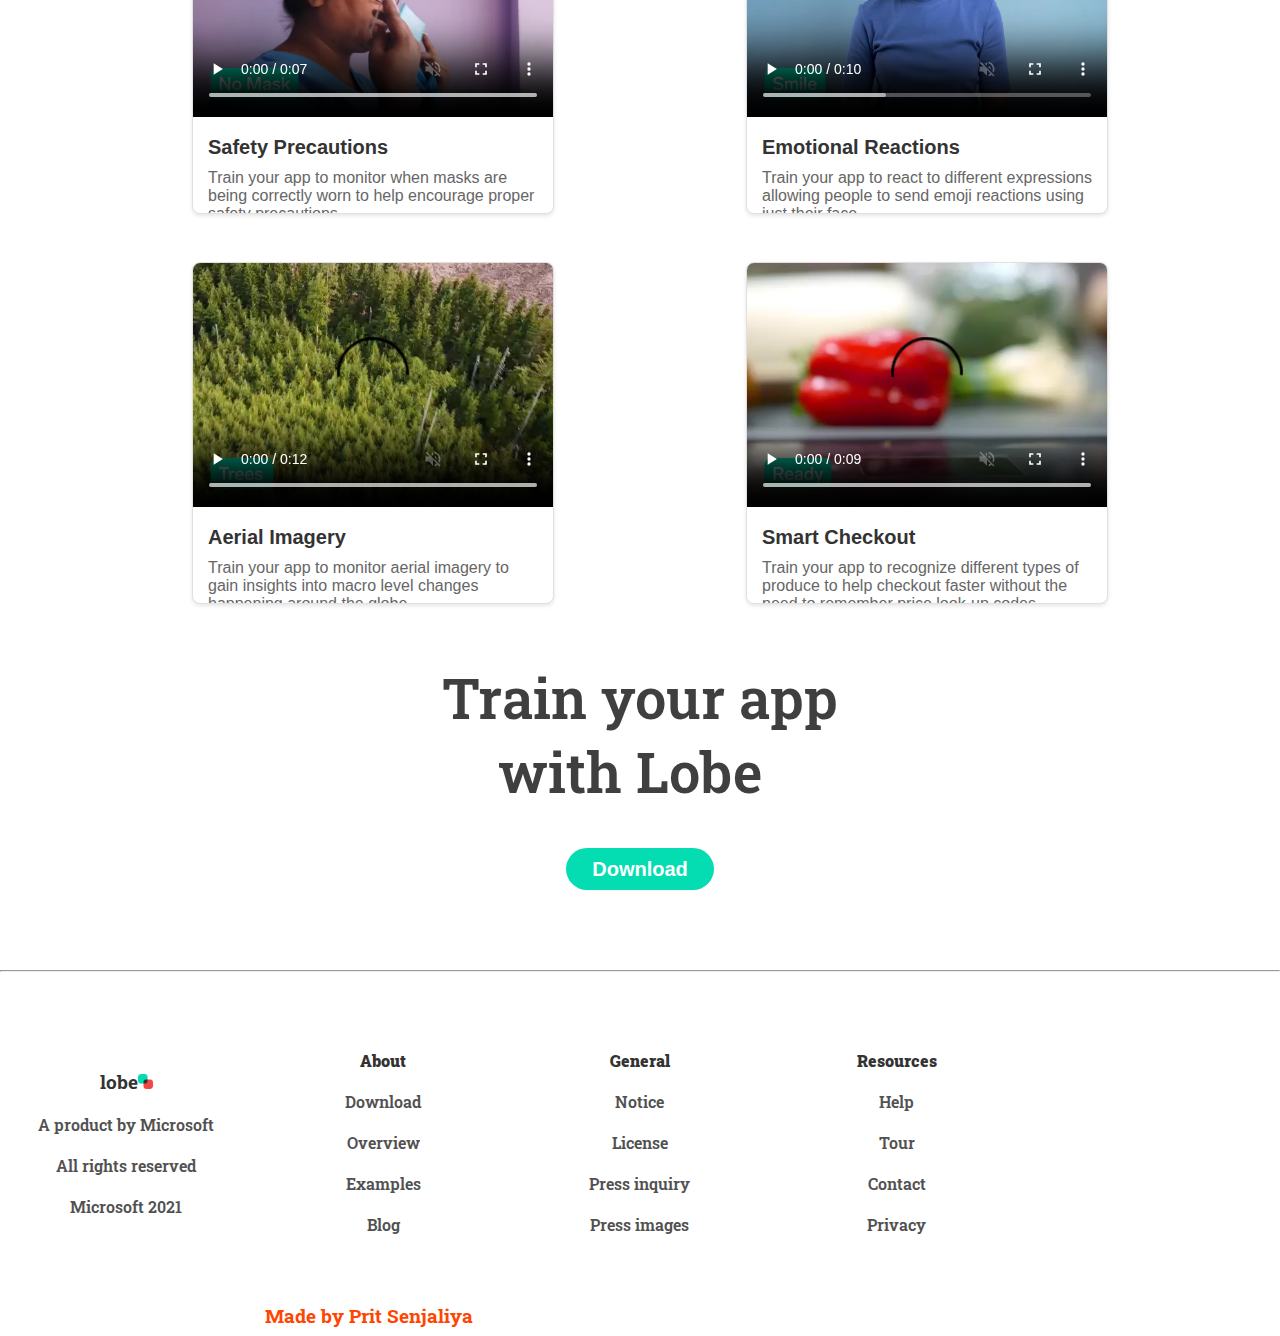
<file: example.html>
<!DOCTYPE html>
<html lang="en">
<head>
    <meta charset="UTF-8">
    <meta name="viewport" content="width=device-width, initial-scale=1.0">
    <meta name="author" content="Prit Senjaliya">
    <title>miniproject1</title>
    <link rel="stylesheet" href="style1.css">
    <link rel="stylesheet" href="https://cdnjs.cloudflare.com/ajax/libs/font-awesome/6.5.2/css/all.min.css" integrity="sha512-SnH5WK+bZxgPHs44uWIX+LLJAJ9/2PkPKZ5QiAj6Ta86w+fsb2TkcmfRyVX3pBnMFcV7oQPJkl9QevSCWr3W6A==" crossorigin="anonymous" referrerpolicy="no-referrer" />
    <link rel="icon" href="images/favicon.jpg" type="image/x-icon">
</head>
<body>
    <div class="navdiv">
        <nav class="navbar">
            <h1>lobe<img src="images/favicon.jpg" alt="lobe" height="30px" width="30px" loading="lazy"></h1>
            <ul>
                <li><a href="index.html">Overview</a></li>
                <li><a href="example.html">Example</a></li>
                <li><a href="tour.html">Tour</a></li>
                <li><a href="blog.html">Blog</a></li>
                <li><a href="help.html">Help</a></li>
                <li><a href="contact.html">Contact</a></li>
            </ul>
            <button class="btn"><a href="#">Download</a></button>
    </nav>
    </div>   
    <div class="example">
        <h1>Lobe <span>Examples</span></h1>
        <p>One tool, endless possibilities. Discover all the <br>
            machine learning models you can train with Lobe.</p>
    </div>
    <div class="alignCard">
        <div class="card">
            <div class="image-container">
                <video width="320" height="240" controls autoplay muted loop>
                    <source src="video/Plants.mp4" type="video/mp4">
                </video>
              <div class="label">Toyon</div>
            </div>
            <div class="content">
              <h3>Plant Species</h3>
              <p>Train your app to distinguish between different species of plants to help people identify poisonous vegetation.</p>
            </div>
        </div>
        <div class="card">
            <div class="image-container">
                <video width="320" height="240" controls autoplay muted loop>
                    <source src="video/Hand Count.mp4" type="video/mp4">
                </video>
              <div class="label">Four</div>
            </div>
            <div class="content">
              <h3>Hand Gestures</h3>
              <p>Train your app to understand the movement of your hand to create new kinds of immersive user experiences.</p>
            </div>
        </div>
    </div>
    <div class="alignCard">
        <div class="card">
            <div class="image-container">
                <video width="320" height="240" controls autoplay muted loop>
                    <source src="video/Wildfire.mp4" type="video/mp4">
                </video>
              <div class="label">Smoke</div>
            </div>
            <div class="content">
              <h3>Fire Watch</h3>
              <p>Train your app to detect smoke and flames using remote cameras to help spot new wildfires before it's too late.</p>
            </div>
        </div>
        <div class="card">
            <div class="image-container">
                <video width="320" height="240" controls autoplay muted loop>
                    <source src="video/Whales.mp4" type="video/mp4">
                </video>
              <div class="label">Whales</div>
            </div>
            <div class="content">
              <h3>Whale Watching</h3>
              <p>Train your app to detect marine life in tourist photos to help conservationists map and protect the ocean.</p>
            </div>
        </div>
    </div>
    <div class="alignCard">
        <div class="card">
            <div class="image-container">
                <video width="320" height="240" controls autoplay muted loop>
                    <source src="video/Painting.mp4" type="video/mp4">
                </video>
              <div class="label">White Painting</div>
            </div>
            <div class="content">
              <h3>Interactive Painting</h3>
              <p>Train your app to respond with sounds and stories while kids draw to create engaging learning experiences.</p>
            </div>
        </div>
        <div class="card">
            <div class="image-container">
                <video width="320" height="240" controls autoplay muted loop>
                    <source src="video/Microscope.mp4" type="video/mp4">
                </video>
              <div class="label">Unicell</div>
            </div>
            <div class="content">
              <h3>Scientific Research</h3>
              <p>Train your app to detect organisms under a microscope to help researchers analyze large quantities of scientific samples.</p>
            </div>
        </div>
    </div>
    <div class="alignCard">
        <div class="card">
            <div class="image-container">
                <video width="320" height="240" controls autoplay muted loop>
                    <source src="video/Mask Up.mp4" type="video/mp4">
                </video>
              <div class="label">Mask</div>
            </div>
            <div class="content">
              <h3>Safety Precautions</h3>
              <p>Train your app to monitor when masks are being correctly worn to help encourage proper safety precautions.</p>
            </div>
        </div>
        <div class="card">
            <div class="image-container">
                <video width="320" height="240" controls autoplay muted loop>
                    <source src="video/Laughing.mp4" type="video/mp4">
                </video>
              <div class="label">Smile</div>
            </div>
            <div class="content">
              <h3>Emotional Reactions</h3>
              <p>Train your app to react to different expressions allowing people to send emoji reactions using just their face.</p>
            </div>
        </div>
    </div>
    <div class="alignCard">
        <div class="card">
            <div class="image-container">
                <video width="320" height="240" controls autoplay muted loop>
                    <source src="video/Deforestation.mp4" type="video/mp4">
                </video>
              <div class="label">Trees</div>
            </div>
            <div class="content">
              <h3>Aerial Imagery</h3>
              <p>Train your app to monitor aerial imagery to gain insights into macro level changes happening around the globe.</p>
            </div>
        </div>
        <div class="card">
            <div class="image-container">
                <video width="320" height="240" controls autoplay muted loop>
                    <source src="video/Checkout.mp4" type="video/mp4">
                </video>
              <div class="label">Ready</div>
            </div>
            <div class="content">
              <h3>Smart Checkout</h3>
              <p>Train your app to recognize different types of produce to help checkout faster without the need to remember price look-up codes.</p>
            </div>
        </div>
    </div>
  <div class="para1 roboto-slab">
      <p>Train your app <br>&nbsp;&nbsp;&nbsp;&nbsp;with Lobe</p>
  </div>
  <div class="btn-align">
      <button><a href="#">Download</a></button>
  </div>
  <hr>
  <footer>
    <div class="footer f1 roboto-slab">
        <ol>
            <li> <h3>lobe<img src="images/favicon.jpg" alt="lobe" height="15px" width="15px"></h3></li>
            <li class="low">A product by Microsoft</li>
            <li class="low">All rights reserved</li>
            <li class="low"><i class="fa-regular fa-copyright"></i>Microsoft 2021</li>
            
        </ol>
    </div>
    <div class="footer f2 roboto-slab">
        <ol>
            <li><b>About</b></li>
            <li class="low">Download</li>
            <li class="low">Overview</li>
            <li class="low">Examples</li>
            <li class="low">Blog</li>
        </ol>
    </div>
    <div class="footer f3 roboto-slab">
        <ol>
            <li><b>General</b></li>
            <li class="low">Notice</li>
            <li class="low">License</li>
            <li class="low">Press inquiry</li>
            <li class="low">Press images</li>
        </ol>
    </div>
    <div class="footer f4 roboto-slab">
        <ol>
            <li><b>Resources</b></li>
            <li class="low">Help</li>
            <li class="low">Tour</li>
            <li class="low">Contact</li>
            <li class="low">Privacy</li>
        </ol>
    </div>
    <div class="footer f5">
        <ol class="symbol">
            <li><i class="fa-brands fa-facebook-messenger"></i></li>
            <li><i class="fa-brands fa-twitter"></i></li>
            <li><i class="fa-brands fa-youtube"></i></li>
        </ol>
    </div>
    <div class="author roboto-slab">
        <h3>Made by Prit Senjaliya</h3>
    </div>
</footer>
</body>
</html>
</file>
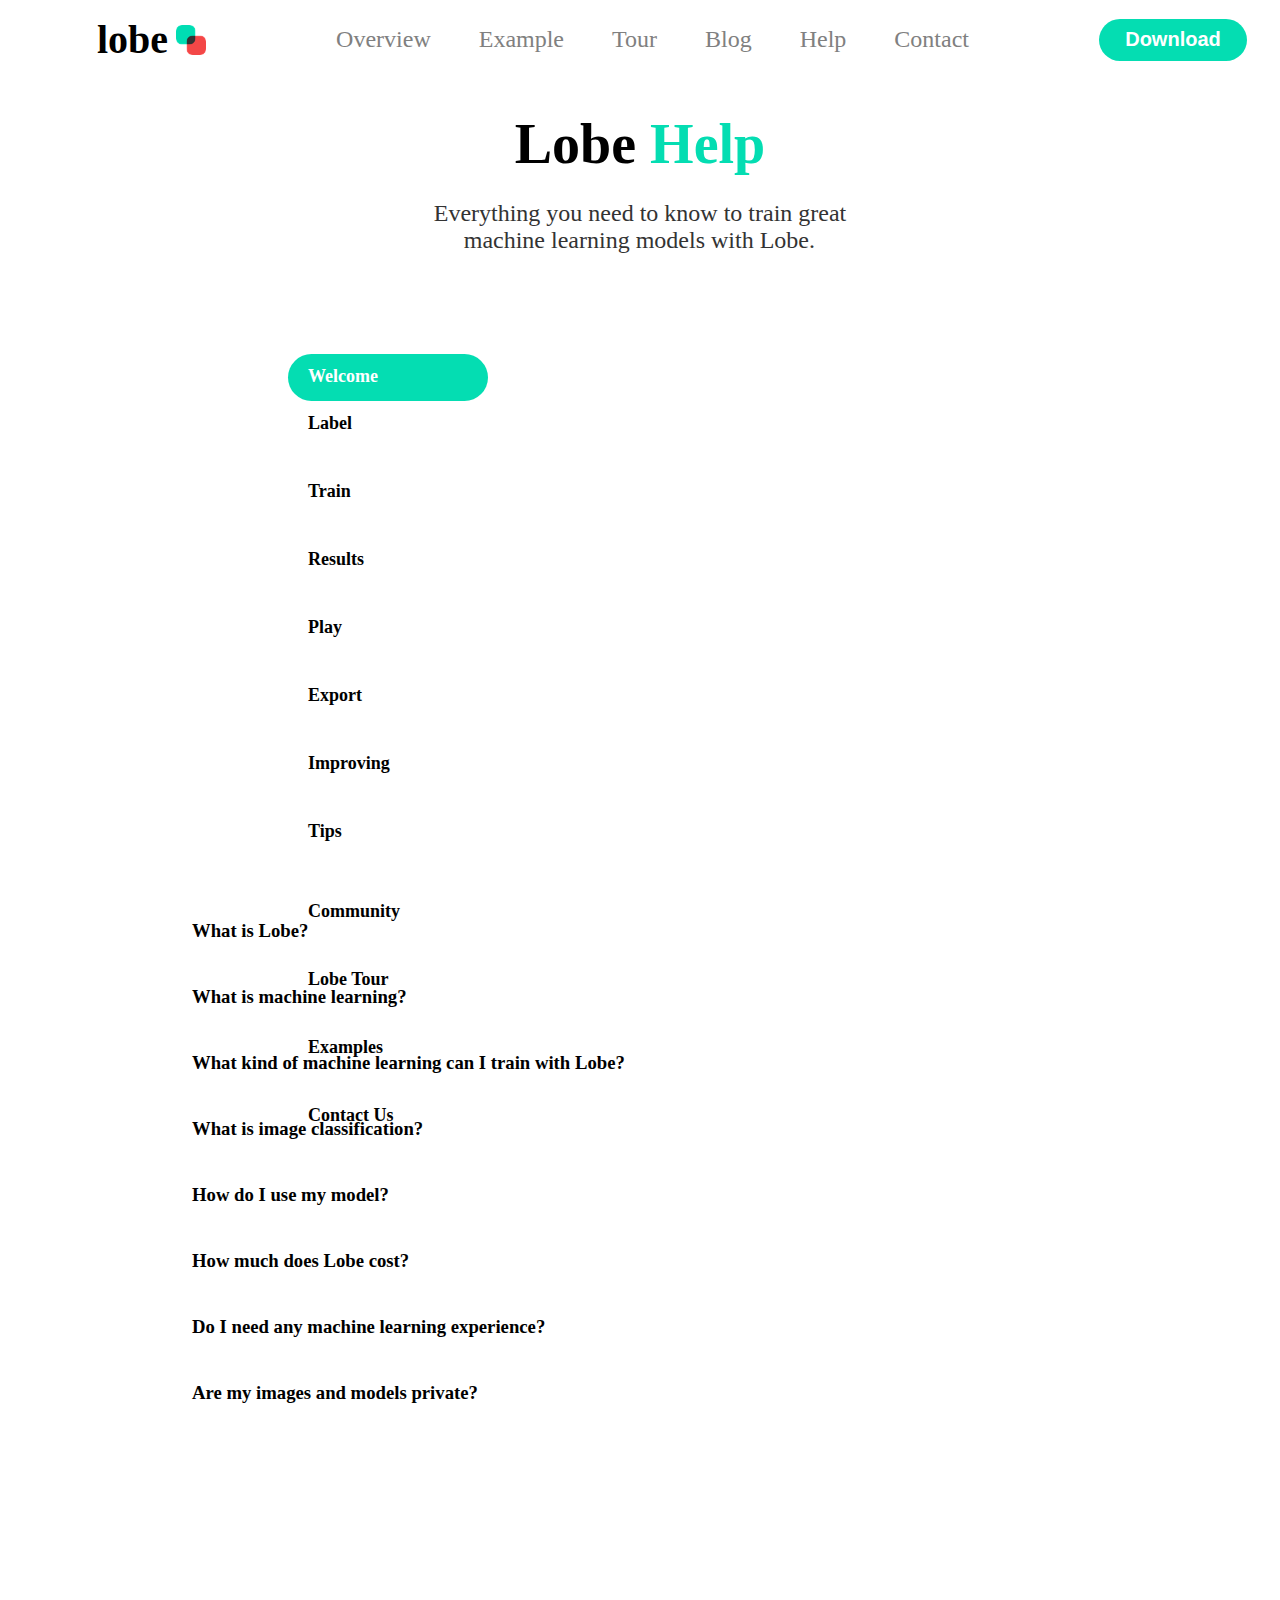
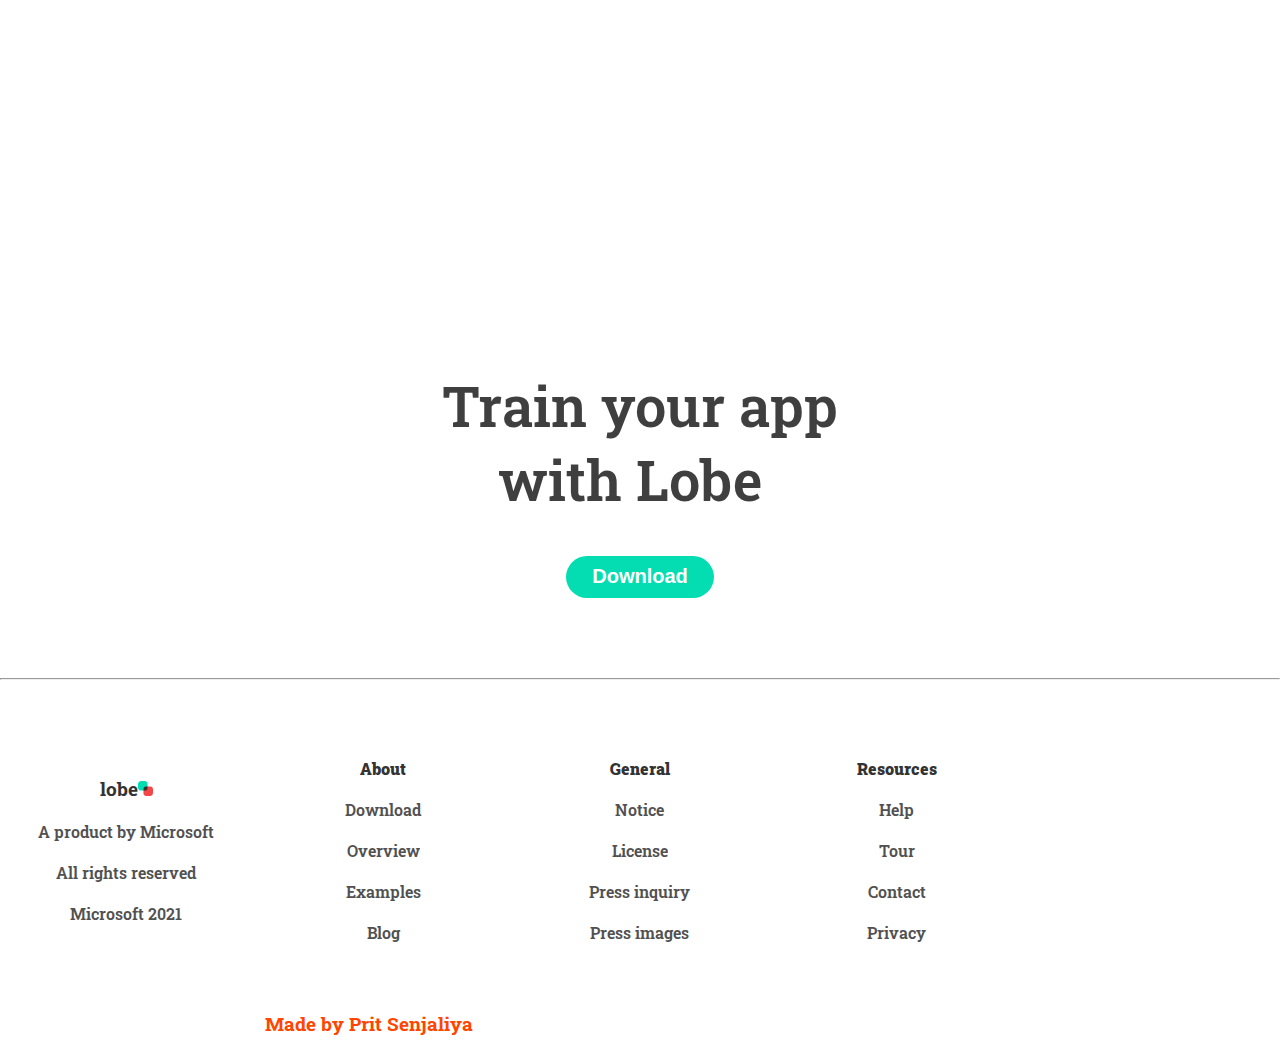
<file: help.html>
<!DOCTYPE html>
<html lang="en">
<head>
    <meta charset="UTF-8">
    <meta name="viewport" content="width=device-width, initial-scale=1.0">
    <meta name="author" content="Prit Senjaliya">
    <title>miniproject1</title>
    <link rel="stylesheet" href="style2.css">
    <link rel="stylesheet" href="https://cdnjs.cloudflare.com/ajax/libs/font-awesome/6.5.2/css/all.min.css" integrity="sha512-SnH5WK+bZxgPHs44uWIX+LLJAJ9/2PkPKZ5QiAj6Ta86w+fsb2TkcmfRyVX3pBnMFcV7oQPJkl9QevSCWr3W6A==" crossorigin="anonymous" referrerpolicy="no-referrer" />
    <link rel="icon" href="images/favicon.jpg" type="image/x-icon">
</head>
<body>
    <div class="navdiv">
        <nav class="navbar">
            <h1>lobe<img src="images/favicon.jpg" alt="lobe" height="30px" width="30px" loading="lazy"></h1>
            <ul>
                <li><a href="index.html">Overview</a></li>
                <li><a href="example.html">Example</a></li>
                <li><a href="tour.html">Tour</a></li>
                <li><a href="blog.html">Blog</a></li>
                <li><a href="help.html">Help</a></li>
                <li><a href="contact.html">Contact</a></li>
            </ul>
            <button class="btn"><a href="#">Download</a></button>
    </nav>
    </div>   
    <div class="helpLobe">
        <h1>Lobe <span>Help</span></h1>
        <p>Everything you need to know to train great<br>
            &nbsp;&nbsp;&nbsp;&nbsp; machine learning models with Lobe.</p>
    </div>
    <div class="help">
        <div class="menu" onclick="" style="cursor: pointer;">
            <h3 class="alignMenu welcome" id="welcome">Welcome</h3>
            <h3 class="alignMenu label" id="label">Label</h3>
            <h3 class="alignMenu train">Train</h3>
            <h3 class="alignMenu results">Results</h3>
            <h3 class="alignMenu play">Play</h3>
            <h3 class="alignMenu export">Export</h3>
            <h3 class="alignMenu improving">Improving</h3>
            <h3 class="alignMenu tips">Tips</h3>
            <h3 class="alignMenu community">Community</h3>
            <h3 class="alignMenu lobeTour">Lobe Tour</h3>
            <h3 class="alignMenu examples">Examples</h3>
            <h3 class="alignMenu contactUs">Contact Us</h3>
        </div>
        <div class="menu-content">
            <div class="welcome-content" onclick="" style="cursor: pointer;">
                <h3 id="welcome-content1" onclick="addText()" style="cursor: pointer;">What is Lobe?</h3>
                <h3 id="welcome-content2" onclick="addText()" style="cursor: pointer;">What is machine learning?</h3>
                <h3 id="welcome-content3" onclick="addText()" style="cursor: pointer;">What kind of machine learning can I train with Lobe?</h3>
                <h3 id="welcome-content4" onclick="addText()" style="cursor: pointer;">What is image classification?</h3>
                <h3 id="welcome-content5" onclick="addText()" style="cursor: pointer;">How do I use my model?</h3>
                <h3 id="welcome-content6" onclick="addText()" style="cursor: pointer;">How much does Lobe cost?</h3>
                <h3 id="welcome-content7" onclick="addText()" style="cursor: pointer;">Do I need any machine learning experience?</h3>
                <h3 id="welcome-content8" onclick="addText()" style="cursor: pointer;">Are my images and models private?</h3>
            </div>
        </div>
    </div>
    <div class="para1 roboto-slab">
        <p>Train your app <br>&nbsp;&nbsp;&nbsp;&nbsp;with Lobe</p>
    </div>
    <div class="btn-align">
        <button><a href="#">Download</a></button>
    </div>
    <hr>
    <footer>
        <div class="footer f1 roboto-slab">
            <ol>
                <li> <h3>lobe<img src="images/favicon.jpg" alt="lobe" height="15px" width="15px"></h3></li>
                <li class="low">A product by Microsoft</li>
                <li class="low">All rights reserved</li>
                <li class="low"><i class="fa-regular fa-copyright"></i>Microsoft 2021</li>
                
            </ol>
        </div>
        <div class="footer f2 roboto-slab">
            <ol>
                <li><b>About</b></li>
                <li class="low">Download</li>
                <li class="low">Overview</li>
                <li class="low">Examples</li>
                <li class="low">Blog</li>
            </ol>
        </div>
        <div class="footer f3 roboto-slab">
            <ol>
                <li><b>General</b></li>
                <li class="low">Notice</li>
                <li class="low">License</li>
                <li class="low">Press inquiry</li>
                <li class="low">Press images</li>
            </ol>
        </div>
        <div class="footer f4 roboto-slab">
            <ol>
                <li><b>Resources</b></li>
                <li class="low">Help</li>
                <li class="low">Tour</li>
                <li class="low">Contact</li>
                <li class="low">Privacy</li>
            </ol>
        </div>
        <div class="footer f5">
            <ol class="symbol">
                <li><i class="fa-brands fa-facebook-messenger"></i></li>
                <li><i class="fa-brands fa-twitter"></i></li>
                <li><i class="fa-brands fa-youtube"></i></li>
            </ol>
        </div>
        <div class="author roboto-slab">
            <h3>Made by Prit Senjaliya</h3>
        </div>
    </footer>
    
    <script src="help.js"></script>
</body>
</html>
</file>
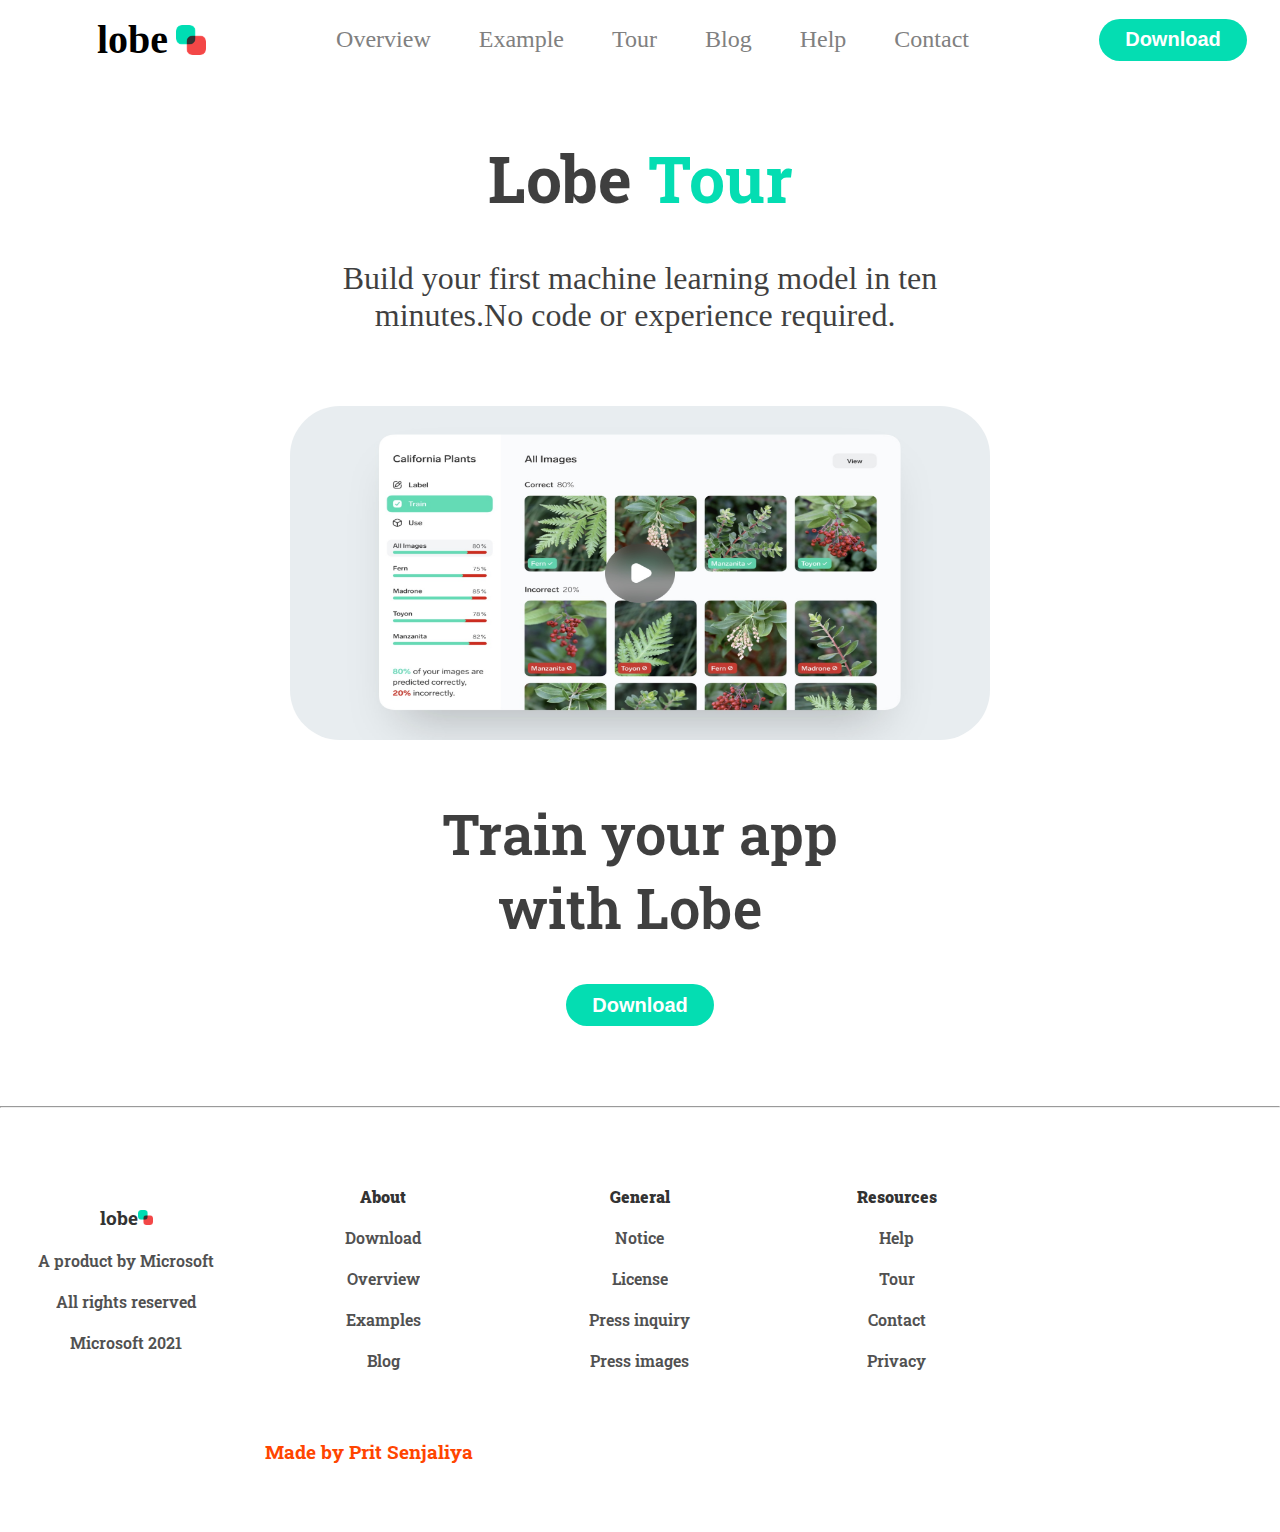
<file: tour.html>
<!DOCTYPE html>
<html lang="en">
<head>
    <meta charset="UTF-8">
    <meta name="viewport" content="width=device-width, initial-scale=1.0">
    <meta name="author" content="Prit Senjaliya">
    <title>miniproject1</title>
    <link rel="stylesheet" href="style.css">
    <link rel="stylesheet" href="https://cdnjs.cloudflare.com/ajax/libs/font-awesome/6.5.2/css/all.min.css" integrity="sha512-SnH5WK+bZxgPHs44uWIX+LLJAJ9/2PkPKZ5QiAj6Ta86w+fsb2TkcmfRyVX3pBnMFcV7oQPJkl9QevSCWr3W6A==" crossorigin="anonymous" referrerpolicy="no-referrer" />
    <link rel="icon" href="images/favicon.jpg" type="image/x-icon">
</head>
<body>
    <main>
        <div class="navdiv">
            <nav class="navbar">
                <h1>lobe<img src="images/favicon.jpg" alt="lobe" height="30px" width="30px" loading="lazy"></h1>
                <ul>
                    <li><a href="index.html">Overview</a></li>
                    <li><a href="example.html">Example</a></li>
                    <li><a href="tour.html">Tour</a></li>
                    <li><a href="blog.html">Blog</a></li>
                    <li><a href="help.html">Help</a></li>
                    <li><a href="contact.html">Contact</a></li>
                </ul>
                <button class="btn"><a href="#">Download</a></button>
        </nav>
        </div>   
    <div class="heading roboto-slab">
        <h1 class="title" id="heading1">Lobe</h1>
        <h1 class="title" id="heading2">Tour</h1>
    </div>
    <div class="para">
        <p id="pdetail">Build your first machine learning model in ten<br>&nbsp;&nbsp;&nbsp;&nbsp;minutes.No code or experience required.</p>
    </div>
    <div class="image">
        <img src="images/thumbnail.jpg" alt="thumbnail" width="700" height="334.42" loading="lazy">
    </div>
    <div class="para1 roboto-slab">
        <p>Train your app <br>&nbsp;&nbsp;&nbsp;&nbsp;with Lobe</p>
    </div>
    <div class="btn-align">
        <button><a href="#">Download</a></button>
    </div>
    </main>
    <hr>
    <footer>
        <div class="footer f1 roboto-slab">
            <ol>
                <li> <h3>lobe<img src="images/favicon.jpg" alt="lobe" height="15px" width="15px"></h3></li>
                <li class="low">A product by Microsoft</li>
                <li class="low">All rights reserved</li>
                <li class="low"><i class="fa-regular fa-copyright"></i>Microsoft 2021</li>
                
            </ol>
        </div>
        <div class="footer f2 roboto-slab">
            <ol>
                <li><b>About</b></li>
                <li class="low">Download</li>
                <li class="low">Overview</li>
                <li class="low">Examples</li>
                <li class="low">Blog</li>
            </ol>
        </div>
        <div class="footer f3 roboto-slab">
            <ol>
                <li><b>General</b></li>
                <li class="low">Notice</li>
                <li class="low">License</li>
                <li class="low">Press inquiry</li>
                <li class="low">Press images</li>
            </ol>
        </div>
        <div class="footer f4 roboto-slab">
            <ol>
                <li><b>Resources</b></li>
                <li class="low">Help</li>
                <li class="low">Tour</li>
                <li class="low">Contact</li>
                <li class="low">Privacy</li>
            </ol>
        </div>
        <div class="footer f5">
            <ol class="symbol">
                <li><i class="fa-brands fa-facebook-messenger"></i></li>
                <li><i class="fa-brands fa-twitter"></i></li>
                <li><i class="fa-brands fa-youtube"></i></li>
            </ol>
        </div>
        <div class="author roboto-slab">
            <h3>Made by Prit Senjaliya</h3>
        </div>
    </footer>
</body>
</html>
</file>
<file: style.css>
@import url('https://fonts.googleapis.com/css2?family=Roboto+Slab:wght@100..900&display=swap');
* {
    margin: 0;
    padding: 0;
    text-decoration: none;
}
.roboto-slab {
    font-family: "Roboto Slab", serif;
    font-optical-sizing: auto;
    font-weight: 600;
    font-style: normal;
}
.navdiv {
    position: fixed;
    width: 100%;
    top: 0;
    background-color: white;
    z-index: 1000;
    backdrop-filter: blur(5px);
}
.navbar {
    display: flex;
    flex-wrap: wrap;
    justify-content: space-around;
    align-items: center;
    padding: 1rem 2rem;
    width: 100%;
}
.navbar h1 {
    display: flex;
    flex-wrap: wrap;
    align-items: center;
    gap: 0.5rem;
}
.navbar ul :hover{
    transform: scale(1.05);
}
ul {
    display: flex;
    flex-wrap: wrap;
    list-style: none;
    gap: 3rem;
    margin: 0;
}
h1 {
    font-size: 2.5rem;
    font-weight: bold;
}
button {
    background-color: #04DDB2;
    border-radius: 100px;
    width: 148px;
    height: 42px;
    border: none;
    display: flex;
    justify-content: center;
    align-items: center;
    transition: all 0.5s;
}
button a {
    color: white;
    font-weight: bold;
    font-size: 1.25rem;
}
button:hover {
    transform: scale(1.05);
}
li a {
    color: gray;
    font-size: 1.5rem;
}
.heading {
    margin-top: 8rem; 
    display: flex;
    flex-wrap: wrap;
    justify-content: center;
}
.title {
    padding: 0.5rem;
    font-size: 4rem;
}
#heading1 {
    color: black;
    opacity: 0.75;
}
#heading2 {
    color: #04DDB2;
}
.para {
    display: flex;
    flex-wrap: wrap;
    justify-content: center;
    font-size: 2rem;
    margin-top: 2rem;
}
#pdetail {
    color: black;
    opacity: 0.75;
}
.image {
    display: flex;
    flex-wrap: wrap;
    justify-content: center;
    border-radius: 50px;
    margin-top: 4.5rem;
}
.image img {
    border-radius: 50px;
}
.para1 {
    display: flex;
    flex-wrap: wrap;
    justify-content: center;
    align-items: center;
    margin-top: 3.5rem;
    font-size: 56px;
    opacity: 0.75;
}
.btn-align {
    display: flex;
    flex-wrap: wrap;
    justify-content: center;
    margin-top: 2.5rem;
}
hr {
    margin-top: 5rem;
}
footer {
    display: grid;
    grid-template-columns: repeat(auto-fit, minmax(200px, 1fr));
    gap: 20px;
    margin-top: 50px;
    margin-bottom: 60px;
    padding: 0.5rem;
    width: 100%;
    box-sizing: border-box;
}
.footer {
    display: flex;
    flex-wrap: wrap;
    flex-direction: column;
    justify-content: center;
    align-items: center;
    color: #333;
    text-align: center;
}
ol {
    list-style: none;
    padding: 0;
    margin: 0;
}
.footer li {
    padding-top: 20px;
}
.low {
    opacity: 0.85;
}
.symbol {
    display: flex;
    flex-wrap: wrap;
    justify-content: center;
}
.symbol li {
    padding: 0 10px;
    font-size: 2rem;
}
.fa-brands {
    color: #04DDB2;
}
.author{
    grid-column: -5/-4;
    margin-top: 3rem;
    color: orangered;
}
.watchImage{
    margin-top: 8rem;
    display: flex;
    flex-wrap: wrap;
    justify-content: center;
}
.watchTour{
    padding-right: 10rem;
}
.watchTour p{
    font-size: 24px;
    padding-top: 1.5rem;
    color: #333;
}
.watchButton{
    display: flex;
    flex-wrap: wrap;
    justify-content: space-evenly;
    padding-top: 2rem;
}
.btn2{
    background-color: white;
    background: none;
    color: #04DDB2;
    font-size: 1.25rem;
}
.train{
    font-size: 56px;
    color: #333;
}
.plants{
    font-size: 56px;
    color: #04DDB2;
}
.learning{
    padding-top: 5rem;
    background-color: rgba(51,51,51,0.1);
    height: 1550px;
}
.writeLearn{
    padding-left: 10rem;
}
.writeLearn h1{
    font-size: 56px;
    color: #333;
}
.writeLearn span{
    color: #04DDB2;
}
.writeLearn p{
    font-size: 24px;
}
.screenshot{
    display: flex;
    flex-wrap:wrap ;
    justify-content: center;
    padding-top: 3rem;
}
.info{
    font-size: 18px;
    color: #333;
    display: grid;
    grid-template-columns: repeat(3,300px);
    padding-top: 3rem;
}
.info p{
    opacity: 0.85;
}
.information{
    display: flex;
    flex-wrap: wrap;
    justify-content: space-evenly;
}
.templates{
    padding-top: 1rem;
    padding-left: 10rem;
}
.templates h1{
    color: #04DDB2;
}
.templates span{
    color: #333;
}
.templates p{
    color: #333;
}
.container{
    display: flex;
    flex-wrap: wrap;
    justify-content: center;
    align-items: center;
    gap: 20px;
    margin-top: 3rem;
}
.card{
    background-color: white;
    border-radius: 20px;
    box-shadow: 0 4px 6px rgba(0, 0, 0, 0.1);
    text-align: center;
    padding: 20px;
    width: 234px;
    height: 250px;
}
.card img{
    width: 50px;
    height: 50px;
}
.card  h3{
    font-size: 24px;
    font-weight: 900;
    margin-top: 1.5rem;
}
.card p{
    font-size: 22px;
    color: #333;
    margin-top: 1.5rem;
}
.available{
    background-color: #00cc99;
    color: white;
    padding: 5px 10px;
    border-radius: 20px;
    font-size: 12px;
    display: inline-block;
    margin-top: 2rem;
}
.coming-soon{
    background-color: #ddd;
    color:black;
    padding: 5px 10px;
    border-radius: 20px;
    font-size: 12px;
    display: inline-block;
    margin-top: 2rem;
}
.use{
    padding-left: 10rem;
    margin-top: 3rem;
    font-size: 80px;
    font-weight: 900;
}
.use span{
    color: #00cc99;
}
.use p{
    font-size: 26px;
    padding-top: 0.5rem;
    font-weight: 150;
}
.plantVideo {
    width: 100vw; 
    position: relative;
    pointer-events: none;
}
.plantVideo video {
    width: 100%;
    height: auto;
}
.plantVideo:hover{
    background-color: inherit;
    color: inherit;
    text-decoration: none;
    border-color: inherit;
    box-shadow: none;
    transform: none;
}
.labelImg{
    padding-left: 10rem;
}
.labelImg span{
    color: #00cc99;
}
.labelImg p{
    font-size: 26px;
    padding-top: 0.5rem;
    font-weight: 150;
}
.trainAuto{
    padding-left: 45rem;
    margin-top: 3rem;
    font-size: 80px;
    font-weight: 900;
}
.trainAuto span{
    color: #00cc99;
}
.trainAuto p{
    font-size: 26px;
    padding-top: 0.5rem;
    font-weight: 150;
}
.useModel span{
    color: #00cc99;
}
.useModel p{
    font-size: 26px;
    padding-top: 0.5rem;
    font-weight: 150;
}
.useModel{
    padding-left: 10rem;
}
.export{
    margin-top: 10rem;
    background-color: rgba(51,51,51,0.1);
    height: 1950px;
    width: 100%;
}
.exportAnywhere span{
    color: #00cc99;
}
.exportAnywhere h1{
    font-size: 56px;
}
.exportAnywhere p{
    font-size: 26px;
    padding-top: 0.5rem;
    font-weight: 150;
}
.exportAnywhere{
    padding-left: 10rem;
    padding-top: 3rem;
}
.exportAnywhere button{
    padding-top: 1.5rem;
}
.icons-container {
    display: flex;
    flex-wrap: wrap;
    justify-content: center;
    margin-top: 20px;
}
.icons-container img {
    width: 50px;
    height: 50px;
    margin: 10px;
}
.icon {
    width: 50px;
    height: 50px;
    position: absolute;
}
.aws{
    top: 870%;
    left: 5%;
}
.Tensorflow{
    top: 910%;
    left: 8%;
}
.azure{
    top: 930%;
    left: 25%;
}
.apple{
    top: 880%;
    left: 80%;
}
.google{
    top: 940%;
    left: 45%;
}
.arduino{
    top: 915%;
    left: 55%;
}
.unity{
    top: 930%;
    left: 70%;
}
.ml{
    top: 905%;
    left: 80%;
}
.review{
    display: flex;
    flex-wrap: wrap;
    justify-content: center;
    align-items: center;
    gap: 20px;
    margin-top: 20rem;
}
.card1{
    background-color: white;
    border-radius: 20px;
    box-shadow: 0 4px 6px rgba(0, 0, 0, 0.1);
    text-align: center;
    padding: 20px;
    width: 234px;
    height: 300px;
}
.card1 img{
    width: 50px;
    height: 50px;
    border-radius: 50%;
}
.card1 p{
    padding-top: 1rem;
    font-size: 18px;
    color: #333;
}
.card1 h2{
    font-size: 18px;
    color: #333;
    padding-top: 1rem;
}
.card1 h3{
    font-size: 18px;
    color: #767676;
    padding-top: 1rem;
}
.chris:hover{
    transform: scale(1.05);
}
.kate:hover{
    transform: scale(1.05);
}
.sean:hover{
    transform: scale(1.05);
}
.example span{
    color: #00cc99;
}
.example h1{
    opacity: 0.85;
    font-size: 56px;
}
.example{
    margin-top: 8rem;
    padding-left: 20rem;
}
.example p{
    font-size: 24px;
    color: #333;
    padding-top: 1rem;
}
.slideShow{
    margin-top: 7rem;
}
#slideshow1{
    overflow: hidden;
    height: 500px;
    width: 728px;
    margin: 0 auto;
}
.slide {
    float: left;
    height: 300px;
    width: 700px;
}
.slide-wrapper {
    width: calc(700px * 5);
    animation: slide 8s ease infinite;
}
@keyframes slide {
    20% {
        margin-left: 0px;
    }
    40% {
        margin-left: calc(-728px * 1);
    }
    60% {
        margin-left: calc(-728px * 2);
    }
    80% {
        margin-left: calc(-728px * 3);
    }
}
</file>
<file: style1.css>
@import url('https://fonts.googleapis.com/css2?family=Roboto+Slab:wght@100..900&display=swap');
* {
    margin: 0;
    padding: 0;
    text-decoration: none;
}
body{
    height: 100vh;
}
.roboto-slab {
    font-family: "Roboto Slab", serif;
    font-optical-sizing: auto;
    font-weight: 600;
    font-style: normal;
}
.navdiv {
    position: fixed;
    width: 100%;
    top: 0;
    background-color: white;
    z-index: 1000;
    backdrop-filter: blur(5px);
}
.navbar {
    display: flex;
    flex-wrap: wrap;
    justify-content: space-around;
    align-items: center;
    padding: 1rem 2rem;
    width: 100%;
}
.navbar h1 {
    display: flex;
    flex-wrap: wrap;
    align-items: center;
    gap: 0.5rem;
}
.navbar ul :hover{
    transform: scale(1.05);
}
ul {
    display: flex;
    flex-wrap: wrap;
    list-style: none;
    gap: 3rem;
    margin: 0;
}
h1 {
    font-size: 2.5rem;
    font-weight: bold;
}
button {
    background-color: #04DDB2;
    border-radius: 100px;
    width: 148px;
    height: 42px;
    border: none;
    display: flex;
    justify-content: center;
    align-items: center;
    transition: all 0.5s;
}
button a {
    color: white;
    font-weight: bold;
    font-size: 1.25rem;
}
button:hover {
    transform: scale(1.05);
}
li a {
    color: gray;
    font-size: 1.5rem;
}
.example{
    display: flex;
    flex-wrap: wrap;
    justify-content: center;
    align-items: center;
    margin-top: 7rem;
    flex-direction: column;
}
.example h1{
    font-size: 56px;
}
.example h1 span{
    color: #04DDB2;
}
.example p{
    font-size: 24px;
    color: #333;
    padding-top: 1.5rem;
}
.card {
    width: 250px;
    border-radius: 10px;
    box-shadow: 0 4px 8px rgba(0, 0, 0, 0.1);
    overflow: hidden;
    font-family: Arial, sans-serif;
    margin-top: 3rem;
    margin-left: 12rem;
}
.card:hover{
    transform: scale(1.02);
}
.card video {
    width: 100%;
    height: auto;
}
.card .label {
    position: absolute;
    top: 10px;
    left: 10px;
    background-color: #3cc3cf;
    color: white;
    padding: 5px 10px;
    border-radius: 5px;
    font-size: 14px;
    font-weight: bold;
}
.card .content {
    padding: 15px;
}
.card .content h3 {
    margin: 0;
    font-size: 20px;
    font-style: bold;
    color: #333;
}
.card .content p {
    margin: 10px 0 0;
    font-size: 16px;
    color: #666;
}
.alignCard{
    display: flex;
    flex-wrap: wrap;
}
.para1 {
    display: flex;
    flex-wrap: wrap;
    justify-content: center;
    align-items: center;
    margin-top: 3.5rem;
    font-size: 56px;
    opacity: 0.75;
}
.btn-align {
    display: flex;
    flex-wrap: wrap;
    justify-content: center;
    margin-top: 2.5rem;
}
hr {
    margin-top: 5rem;
}
footer {
    display: grid;
    grid-template-columns: repeat(auto-fit, minmax(200px, 1fr));
    gap: 20px;
    margin-top: 50px;
    margin-bottom: 60px;
    padding: 0.5rem;
    width: 100%;
    box-sizing: border-box;
}
.footer {
    display: flex;
    flex-wrap: wrap;
    flex-direction: column;
    justify-content: center;
    align-items: center;
    color: #333;
    text-align: center;
}
ol {
    list-style: none;
    padding: 0;
    margin: 0;
}
.footer li {
    padding-top: 20px;
}
.low {
    opacity: 0.85;
}
.symbol {
    display: flex;
    justify-content: center;
}
.symbol li {
    padding: 0 10px;
    font-size: 2rem;
}
.fa-brands {
    color: #04DDB2;
}
.author{
    grid-column: -5/-4;
    margin-top: 3rem;
    color: orangered;
}
.blog{
    display: flex;
    flex-wrap: wrap;
    justify-content: center;
    align-items: center;
    margin-top: 7rem;
    flex-direction: column;
}
.blog h1{
    font-size: 56px;
}
.blog span{
    color: #04DDB2;
}
.blog p{
    font-size: 24px;
    color: #333;
    padding-top: 1.5rem;
}
.card {
    width: 360px;
    height: 340px;
    border: 1px solid #e0e0e0;
    border-radius: 8px;
    overflow: hidden;
    box-shadow: 0 2px 4px rgba(0, 0, 0, 0.1);
    background-color: #fff;
}
.card img {
    width: 360px;
    height: 203px;
    object-fit: cover;
}
.card-content {
    padding: 10px 15px;
    width: 360px;
    height: 238px;
}
.card-content h2 {
    font-size: 18px;
    margin: 0 0 10px;
    font-style: bold;
}
.card-content p {
    font-size: 18px;
    margin: 0;
    color: #555;
}
.card-content .release-date {
    font-size: 16px;
    color: #999;
    margin-top: 10px;
}
.cardAlign{
    margin-left: 37%;
}
</file>
<file: style2.css>
@import url('https://fonts.googleapis.com/css2?family=Roboto+Slab:wght@100..900&display=swap');
* {
    margin: 0;
    padding: 0;
    text-decoration: none;
}
body{
    height: 100vh;
}
.roboto-slab {
    font-family: "Roboto Slab", serif;
    font-optical-sizing: auto;
    font-weight: 600;
    font-style: normal;
}
.navdiv {
    position: fixed;
    width: 100%;
    top: 0;
    background-color: white;
    z-index: 1000;
    backdrop-filter: blur(5px);
}
.navbar {
    display: flex;
    flex-wrap: wrap;
    justify-content: space-around;
    align-items: center;
    padding: 1rem 2rem;
    width: 100%;
}
.navbar ul :hover{
    transform: scale(1.05);
}
.navbar h1 {
    display: flex;
    flex-wrap: wrap;
    align-items: center;
    gap: 0.5rem;
}
ul {
    display: flex;
    flex-wrap: wrap;
    list-style: none;
    gap: 3rem;
    margin: 0;
}
h1 {
    font-size: 2.5rem;
    font-weight: bold;
}
button {
    background-color: #04DDB2;
    border-radius: 100px;
    width: 148px;
    height: 42px;
    border: none;
    display: flex;
    justify-content: center;
    align-items: center;
    transition: all 0.5s;
}
button a {
    color: white;
    font-weight: bold;
    font-size: 1.25rem;
}
button:hover {
    transform: scale(1.05);
}
li a {
    color: gray;
    font-size: 1.5rem;
}
.helpLobe{
    display: flex;
    flex-wrap: wrap;
    justify-content: center;
    align-items: center;
    margin-top: 7rem;
    flex-direction: column;
}
.helpLobe h1{
    font-size: 56px;
}
.helpLobe span{
    color: #04DDB2;
}
.helpLobe p{
    font-size: 24px;
    color: #333;
    padding-top: 1.5rem;
    padding-left: 0;
}
.help{
    display: flex;
    flex-wrap: wrap;
}
.menu{
    width: 222px;
    height: 450px;
    padding-top: 100px;
    padding-right: 8px;
    margin-left: 18rem;
}
.alignMenu{
    width: 200px;
    height: 43.99px;
    padding: 12px 0px 12px 20px;
    font-size: 18px;
}
.community{
    padding-top: 1.5rem;
}
.menu-content{
    margin-left: 12rem;
}
.welcome{
    background-color: #04DDB2;
    color: white;
    font-style: bold;
    border-radius: 150px;
    height: 23px;
    width: 180px;
}
.welcome-content{
    width: 580px;
    height: 1031.950px;
    padding-top: 100px;
}
.welcome-content h3{
    width: 580px;
    height: 50px;
    padding-top: 1rem;
}
.label-content{
    width: 580px;
    height: 1031.950px;
    padding-top: 100px;
}
.label-content h3{
    width: 580px;
    height: 50px;
    padding-top: 1rem;
}
.para1 {
    display: flex;
    flex-wrap: wrap;
    justify-content: center;
    align-items: center;
    margin-top: 2rem;
    font-size: 56px;
    opacity: 0.75;
}
.btn-align {
    display: flex;
    flex-wrap: wrap;
    justify-content: center;
    margin-top: 2.5rem;
}
hr {
    margin-top: 5rem;
}
footer {
    display: grid;
    grid-template-columns: repeat(auto-fit, minmax(200px, 1fr));
    gap: 20px;
    margin-top: 50px;
    margin-bottom: 60px;
    padding: 0.5rem;
    width: 100%;
    box-sizing: border-box;
}
.footer {
    display: flex;
    flex-wrap: wrap;
    flex-direction: column;
    justify-content: center;
    align-items: center;
    color: #333;
    text-align: center;
}
ol {
    list-style: none;
    padding: 0;
    margin: 0;
}
.footer li {
    padding-top: 20px;
}
.low {
    opacity: 0.85;
}
.symbol {
    display: flex;
    flex-wrap: wrap;
    justify-content: center;
}
.symbol li {
    padding: 0 10px;
    font-size: 2rem;
}
.fa-brands {
    color: #04DDB2;
}
.author{
    grid-column: -5/-4;
    margin-top: 3rem;
    color: orangered;
}
.form{
    margin-top: 6rem;
}
</file>
